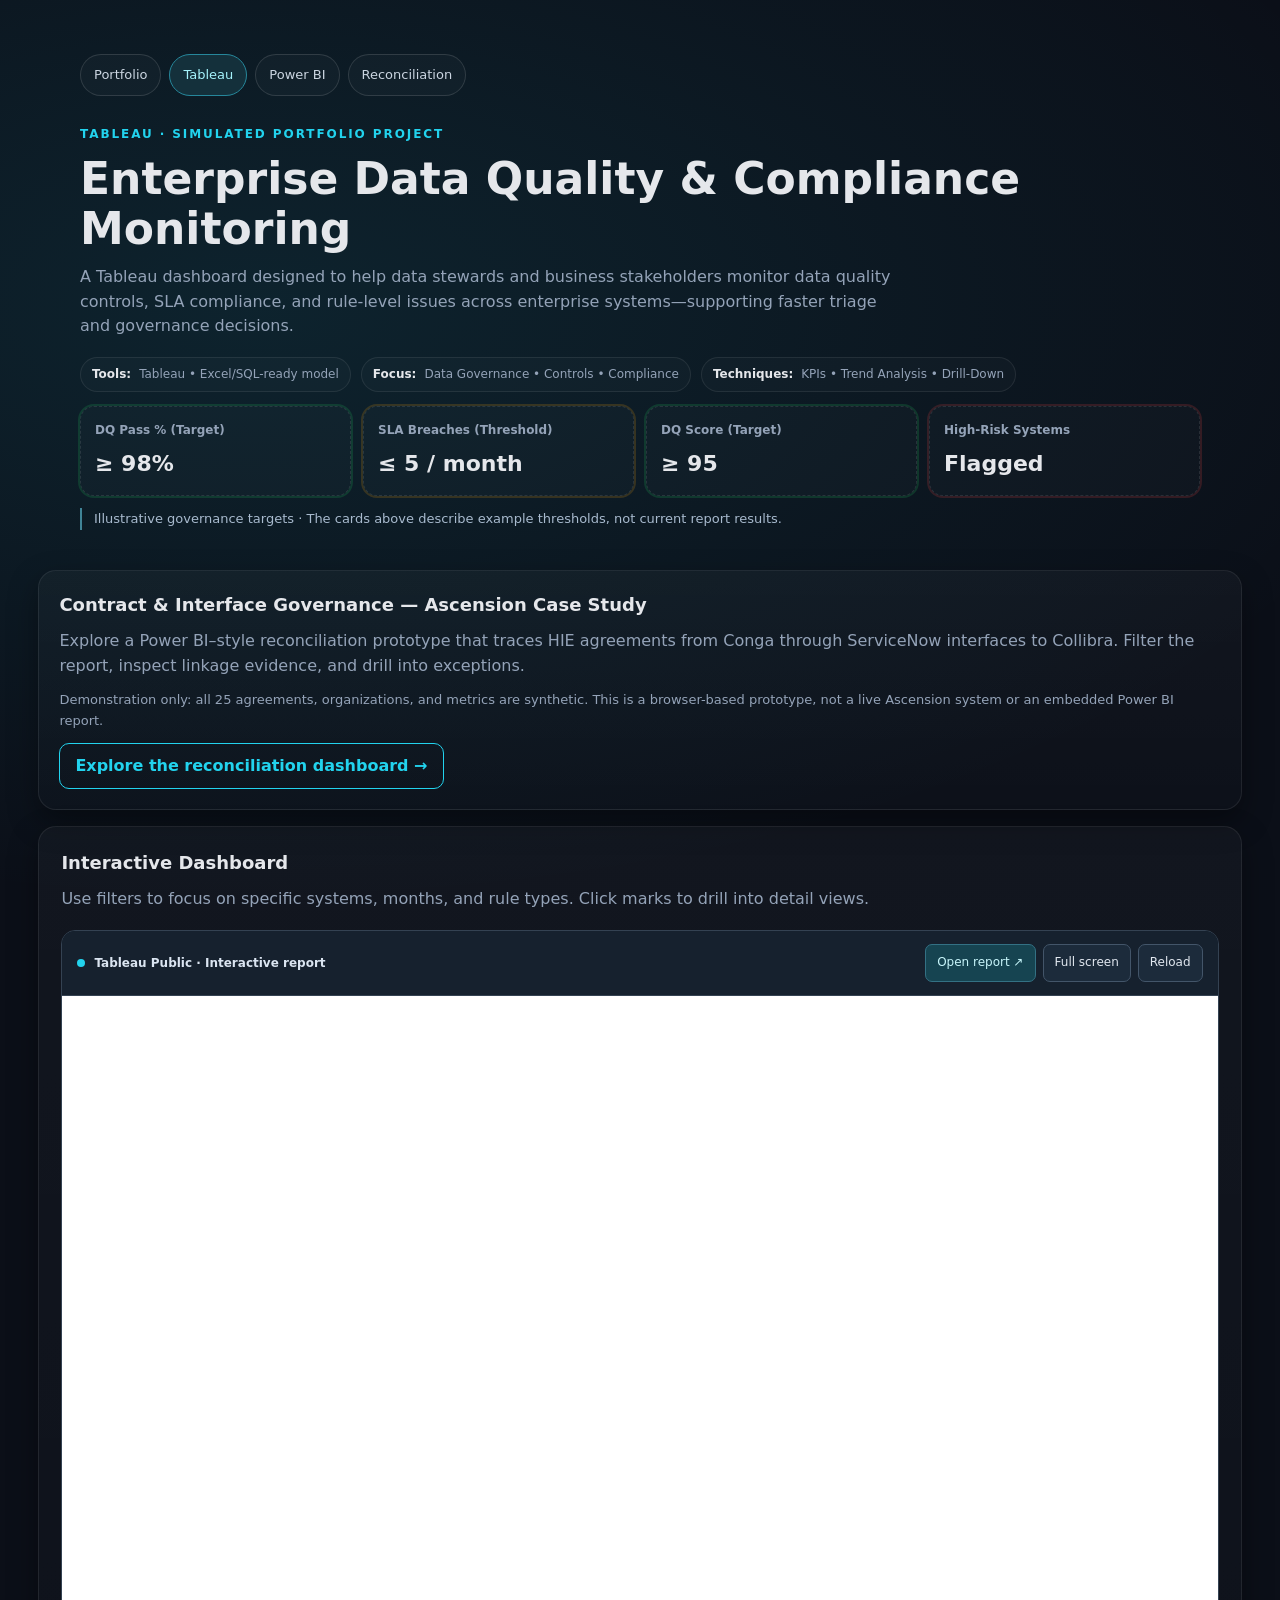
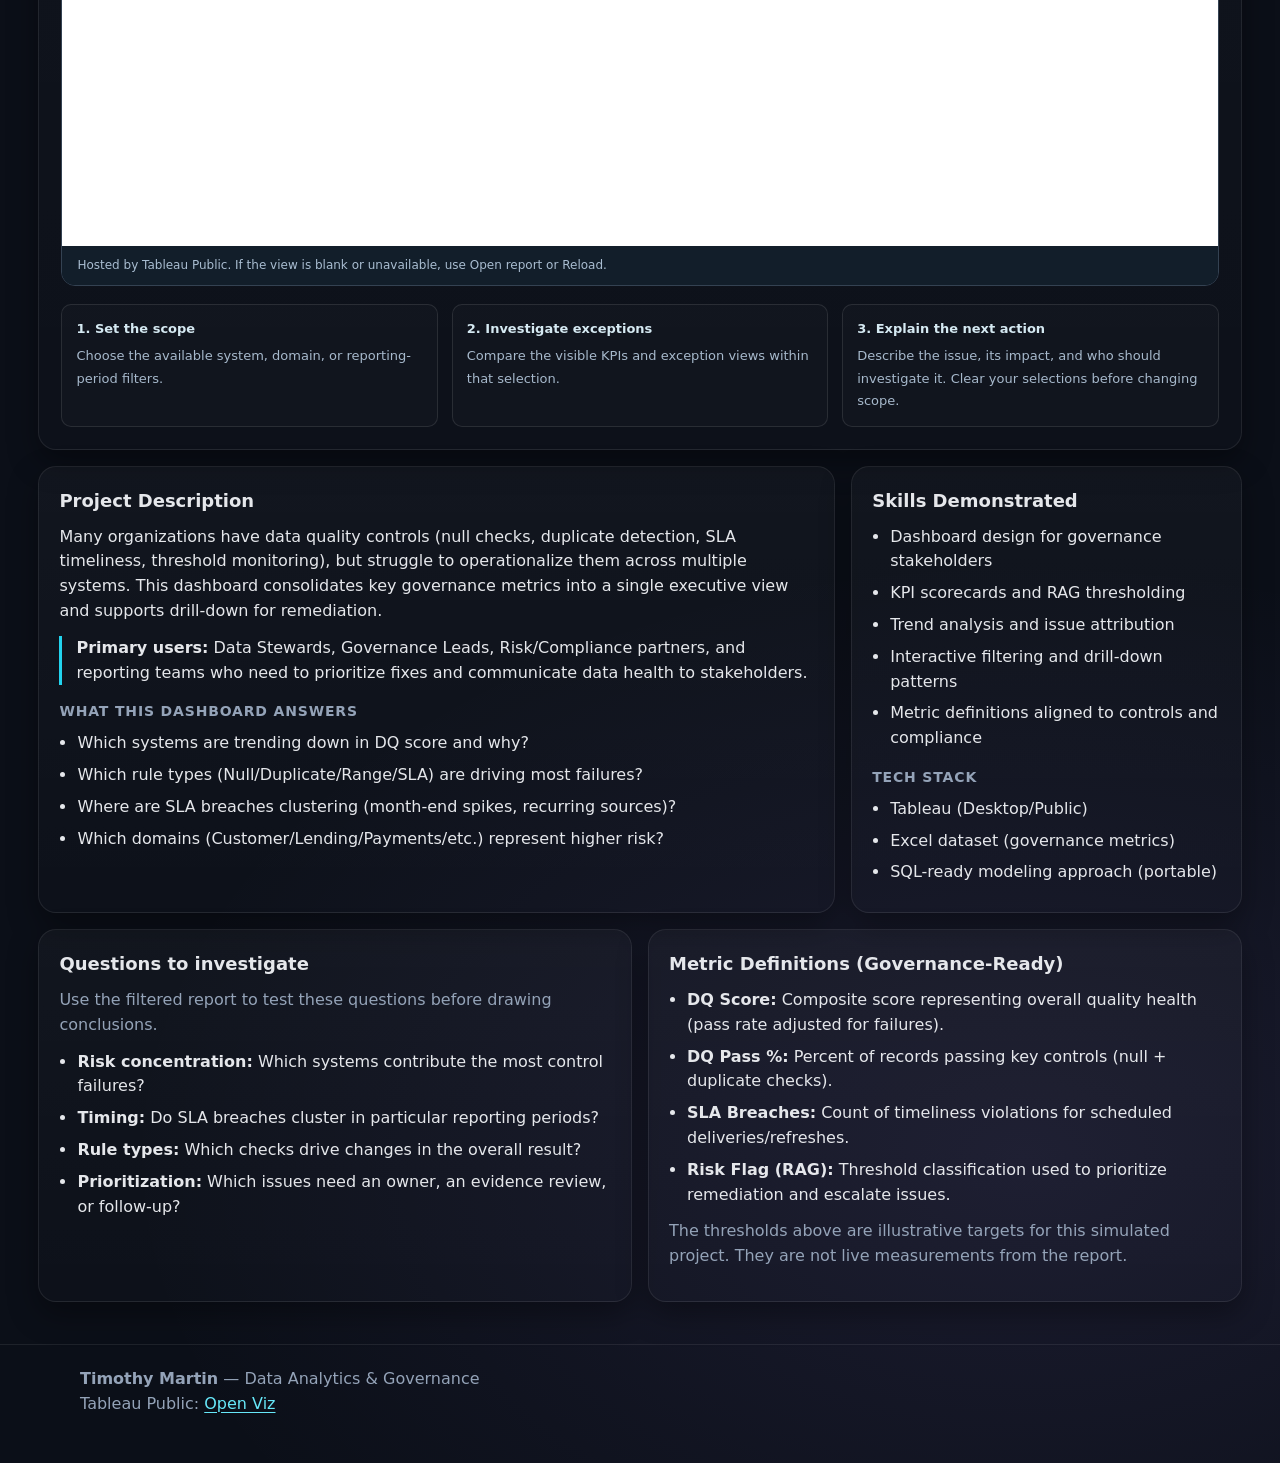
<file: index.html>
<!DOCTYPE html>
<html lang="en">
<head>
  <meta charset="UTF-8" />
  <meta name="viewport" content="width=device-width, initial-scale=1" />
  <title>Enterprise Data Quality & Compliance Monitoring | Timothy Martin</title>
  <meta name="description" content="Tableau dashboard portfolio project: data quality controls, SLA monitoring, and compliance governance metrics." />

  <style>
    :root{
      --bg:#0b0f18;
      --panel:#111827;
      --panel2:#0f172a;
      --text:#e5e7eb;
      --muted:#94a3b8;
      --border:rgba(255,255,255,.08);
      --shadow: 0 12px 30px rgba(0,0,0,.35);
      --radius:18px;
      --accent:#22d3ee;
      --accent2:#a78bfa;
      --ok:#22c55e;
      --warn:#f59e0b;
      --bad:#ef4444;
    }
    *{ box-sizing:border-box; }
    body{
      margin:0;
      font-family: ui-sans-serif, system-ui, -apple-system, Segoe UI, Roboto, Arial, sans-serif;
      background: radial-gradient(1200px 600px at 20% 10%, rgba(34,211,238,.10), transparent),
                  radial-gradient(900px 600px at 80% 90%, rgba(167,139,250,.10), transparent),
                  var(--bg);
      color:var(--text);
      line-height:1.55;
    }
    a{ color:inherit; }
    .container{ width:min(1120px, 92vw); margin:0 auto; }

    /* Header */
    header{ padding:54px 0 22px; }
    .eyebrow{
      display:inline-block;
      font-size:12px;
      letter-spacing:.16em;
      text-transform:uppercase;
      font-weight:800;
      color:var(--accent);
      margin-bottom:10px;
    }
    h1{ margin:0 0 10px; font-size:clamp(28px, 4vw, 44px); line-height:1.15; }
    .subtitle{ color:var(--muted); font-size:16px; margin:0; max-width:80ch; }

    .meta-row{
      margin-top:18px;
      display:flex;
      flex-wrap:wrap;
      gap:10px;
      align-items:center;
    }
    .chip{
      display:inline-flex;
      align-items:center;
      gap:8px;
      padding:7px 11px;
      border:1px solid var(--border);
      border-radius:999px;
      color:var(--muted);
      font-size:12px;
      background: rgba(255,255,255,.02);
    }
    .chip b{ color:var(--text); font-weight:700; }

    /* Grid */
    .grid{
      display:grid;
      grid-template-columns: repeat(12, 1fr);
      gap:16px;
      padding: 18px 0 42px;
    }
    .card{
      background: linear-gradient(180deg, rgba(255,255,255,.03), rgba(255,255,255,.01));
      border:1px solid var(--border);
      border-radius: var(--radius);
      box-shadow: var(--shadow);
    }
    .card .inner{ padding:20px; }

    h2{ margin:0 0 10px; font-size:18px; }
    h3{ margin:0 0 8px; font-size:14px; color:var(--muted); font-weight:800; letter-spacing:.06em; text-transform:uppercase; }
    p{ margin: 0 0 12px; }
    ul{ margin: 0; padding-left: 18px; color: var(--text); }
    li{ margin: 7px 0; color: var(--text); }
    .muted{ color: var(--muted); }

    /* KPI strip */
    .kpis{
      display:grid;
      grid-template-columns: repeat(4, 1fr);
      gap:12px;
      margin-top:14px;
    }
    .kpi{
      border:1px dashed rgba(255,255,255,.10);
      background: rgba(255,255,255,.02);
      border-radius:14px;
      padding:14px;
    }
    .kpi .label{ color:var(--muted); font-size:12px; font-weight:700; }
    .kpi .value{ margin-top:8px; font-size:22px; font-weight:900; }
    .kpi.ok{ outline: 2px solid rgba(34,197,94,.18); }
    .kpi.warn{ outline: 2px solid rgba(245,158,11,.18); }
    .kpi.bad{ outline: 2px solid rgba(239,68,68,.18); }

    /* Viz container */
    .viz-holder{
      position:relative;
      width:100%;
      aspect-ratio: 16 / 9;
      overflow:hidden;
      border-radius: var(--radius);
      border:1px solid var(--border);
      background: var(--panel2);
    }
    .tableauPlaceholder,
    .tableauPlaceholder object{
      width:100%;
      height:100%;
    }
    .viz-note{
      margin-top:10px;
      font-size:12px;
      color:var(--muted);
    }

    /* Sections layout */
    .span-12{ grid-column: span 12; }
    .span-8{ grid-column: span 8; }
    .span-6{ grid-column: span 6; }
    .span-4{ grid-column: span 4; }

    .callout{
      border-left: 3px solid var(--accent);
      padding-left: 14px;
      color: var(--text);
    }

    footer{
      padding: 22px 0 46px;
      color: var(--muted);
      border-top: 1px solid var(--border);
    }

    @media (max-width: 980px){
      .kpis{ grid-template-columns: repeat(2, 1fr); }
      .span-8, .span-6, .span-4{ grid-column: span 12; }
    }
  </style>
  <link rel="stylesheet" href="assets/reports.css">
  <script src="assets/reports.js" defer></script>
</head>

<body>
  <a class="skip-link" href="#main-content">Skip to content</a>
  <header class="container">
    <nav class="portfolio-nav" aria-label="Portfolio pages">
      <a href="index2.html">Portfolio</a>
      <a href="tableau.html" aria-current="page">Tableau</a>
      <a href="powerbi.html">Power BI</a>
      <a href="ascension-reconciliation/">Reconciliation</a>
    </nav>
    <div class="eyebrow">Tableau · Simulated portfolio project</div>
    <h1>Enterprise Data Quality & Compliance Monitoring</h1>
    <p class="subtitle">
      A Tableau dashboard designed to help data stewards and business stakeholders monitor data quality controls, SLA compliance,
      and rule-level issues across enterprise systems—supporting faster triage and governance decisions.
    </p>

    <div class="meta-row">
      <span class="chip"><b>Tools:</b> Tableau • Excel/SQL-ready model</span>
      <span class="chip"><b>Focus:</b> Data Governance • Controls • Compliance</span>
      <span class="chip"><b>Techniques:</b> KPIs • Trend Analysis • Drill-Down</span>
    </div>

    <!-- Optional KPI placeholders (your live values are in Tableau) -->
    <div class="kpis">
      <div class="kpi ok">
        <div class="label">DQ Pass % (Target)</div>
        <div class="value">≥ 98%</div>
      </div>
      <div class="kpi warn">
        <div class="label">SLA Breaches (Threshold)</div>
        <div class="value">≤ 5 / month</div>
      </div>
      <div class="kpi ok">
        <div class="label">DQ Score (Target)</div>
        <div class="value">≥ 95</div>
      </div>
      <div class="kpi bad">
        <div class="label">High-Risk Systems</div>
        <div class="value">Flagged</div>
      </div>
    </div>
    <p class="target-note">Illustrative governance targets · The cards above describe example thresholds, not current report results.</p>
  </header>

  <main class="container" id="main-content">
    <section class="grid">

      <!-- Ascension reconciliation prototype -->
      <article class="card span-12">
        <div class="inner">
          <h2>Contract &amp; Interface Governance — Ascension Case Study</h2>
          <p style="color:var(--muted);">
            Explore a Power BI–style reconciliation prototype that traces HIE agreements from Conga through
            ServiceNow interfaces to Collibra. Filter the report, inspect linkage evidence, and drill into exceptions.
          </p>
          <p style="color:var(--muted); font-size:13px;">
            Demonstration only: all 25 agreements, organizations, and metrics are synthetic. This is a browser-based
            prototype, not a live Ascension system or an embedded Power BI report.
          </p>
          <a href="ascension-reconciliation/" style="display:inline-block; padding:10px 15px; border:1px solid var(--accent); border-radius:10px; color:var(--accent); text-decoration:none; font-weight:700;">
            Explore the reconciliation dashboard &rarr;
          </a>
        </div>
      </article>


      <!-- Tableau Viz -->
      <article class="card span-12 report-card">
        <div class="inner">
          <h2>Interactive Dashboard</h2>
          <p class="muted">
            Use filters to focus on specific systems, months, and rule types. Click marks to drill into detail views.
          </p>

          <div class="report-shell" data-report data-provider="Tableau Public">
            <div class="report-toolbar">
              <span class="report-brand"><span class="report-dot" aria-hidden="true"></span>Tableau Public · Interactive report</span>
              <div class="report-actions">
                <a href="https://public.tableau.com/views/DataQualityControlsandCompliance3/Dashboard1" target="_blank" rel="noopener noreferrer" aria-label="Open this Tableau Public report in a new tab">Open report ↗</a>
                <button type="button" data-report-fullscreen aria-pressed="false" hidden>Full screen</button>
                <button type="button" data-report-reload hidden>Reload</button>
              </div>
            </div>
            <div class="report-viewport" tabindex="0" role="region" aria-label="Tableau Public report; scroll horizontally on small screens">
              <iframe title="Data Quality and Compliance Dashboard — Tableau Public" src="https://public.tableau.com/views/DataQualityControlsandCompliance3/Dashboard1?:embed=yes&amp;:showVizHome=no&amp;:tabs=no&amp;:toolbar=bottom" loading="lazy" allow="fullscreen" allowfullscreen></iframe>
            </div>
            <p class="report-status" data-report-status role="status">Hosted by Tableau Public. If the view is blank or unavailable, use Open report or Reload.</p>
          </div>
          <p class="narrow-hint">On a phone, swipe across the report to reach all visuals, or choose Open report for a separate tab.</p>
          <div class="report-steps" aria-label="Suggested report walkthrough">
            <div class="report-step"><b>1. Set the scope</b><p>Choose the available system, domain, or reporting-period filters.</p></div>
            <div class="report-step"><b>2. Investigate exceptions</b><p>Compare the visible KPIs and exception views within that selection.</p></div>
            <div class="report-step"><b>3. Explain the next action</b><p>Describe the issue, its impact, and who should investigate it. Clear your selections before changing scope.</p></div>
          </div>
        </div>
      </article>

      <!-- Project Description -->
      <article class="card span-8">
        <div class="inner">
          <h2>Project Description</h2>
          <p>
            Many organizations have data quality controls (null checks, duplicate detection, SLA timeliness, threshold monitoring),
            but struggle to operationalize them across multiple systems. This dashboard consolidates key governance metrics into a single
            executive view and supports drill-down for remediation.
          </p>

          <div class="callout">
            <p style="margin:0;">
              <b>Primary users:</b> Data Stewards, Governance Leads, Risk/Compliance partners, and reporting teams who need to
              prioritize fixes and communicate data health to stakeholders.
            </p>
          </div>

          <h3 style="margin-top:16px;">What this dashboard answers</h3>
          <ul>
            <li>Which systems are trending down in DQ score and why?</li>
            <li>Which rule types (Null/Duplicate/Range/SLA) are driving most failures?</li>
            <li>Where are SLA breaches clustering (month-end spikes, recurring sources)?</li>
            <li>Which domains (Customer/Lending/Payments/etc.) represent higher risk?</li>
          </ul>
        </div>
      </article>

      <!-- Skills / Tech Stack -->
      <aside class="card span-4">
        <div class="inner">
          <h2>Skills Demonstrated</h2>
          <ul>
            <li>Dashboard design for governance stakeholders</li>
            <li>KPI scorecards and RAG thresholding</li>
            <li>Trend analysis and issue attribution</li>
            <li>Interactive filtering and drill-down patterns</li>
            <li>Metric definitions aligned to controls and compliance</li>
          </ul>

          <h3 style="margin-top:16px;">Tech Stack</h3>
          <ul>
            <li>Tableau (Desktop/Public)</li>
            <li>Excel dataset (governance metrics)</li>
            <li>SQL-ready modeling approach (portable)</li>
          </ul>
        </div>
      </aside>

      <!-- Insights -->
      <article class="card span-6">
        <div class="inner">
          <h2>Questions to investigate</h2>
          <p style="color:var(--muted);">Use the filtered report to test these questions before drawing conclusions.</p>
          <ul>
            <li><b>Risk concentration:</b> Which systems contribute the most control failures?</li>
            <li><b>Timing:</b> Do SLA breaches cluster in particular reporting periods?</li>
            <li><b>Rule types:</b> Which checks drive changes in the overall result?</li>
            <li><b>Prioritization:</b> Which issues need an owner, an evidence review, or follow-up?</li>
          </ul>
        </div>
      </article>

      <!-- Data / Governance Definitions -->
      <article class="card span-6">
        <div class="inner">
          <h2>Metric Definitions (Governance-Ready)</h2>
          <ul>
            <li><b>DQ Score:</b> Composite score representing overall quality health (pass rate adjusted for failures).</li>
            <li><b>DQ Pass %:</b> Percent of records passing key controls (null + duplicate checks).</li>
            <li><b>SLA Breaches:</b> Count of timeliness violations for scheduled deliveries/refreshes.</li>
            <li><b>Risk Flag (RAG):</b> Threshold classification used to prioritize remediation and escalate issues.</li>
          </ul>
          <p class="muted" style="margin-top:12px;">
            The thresholds above are illustrative targets for this simulated project. They are not live measurements from the report.
          </p>
        </div>
      </article>

    </section>
  </main>

  <footer>
    <div class="container">
      <div><b>Timothy Martin</b> — Data Analytics & Governance</div>
      <div class="muted">Tableau Public: <a href="https://public.tableau.com/views/DataQualityControlsandCompliance3/Dashboard1" target="_blank" rel="noreferrer">Open Viz</a></div>
    </div>
  </footer>
</body>
</html>
</file>
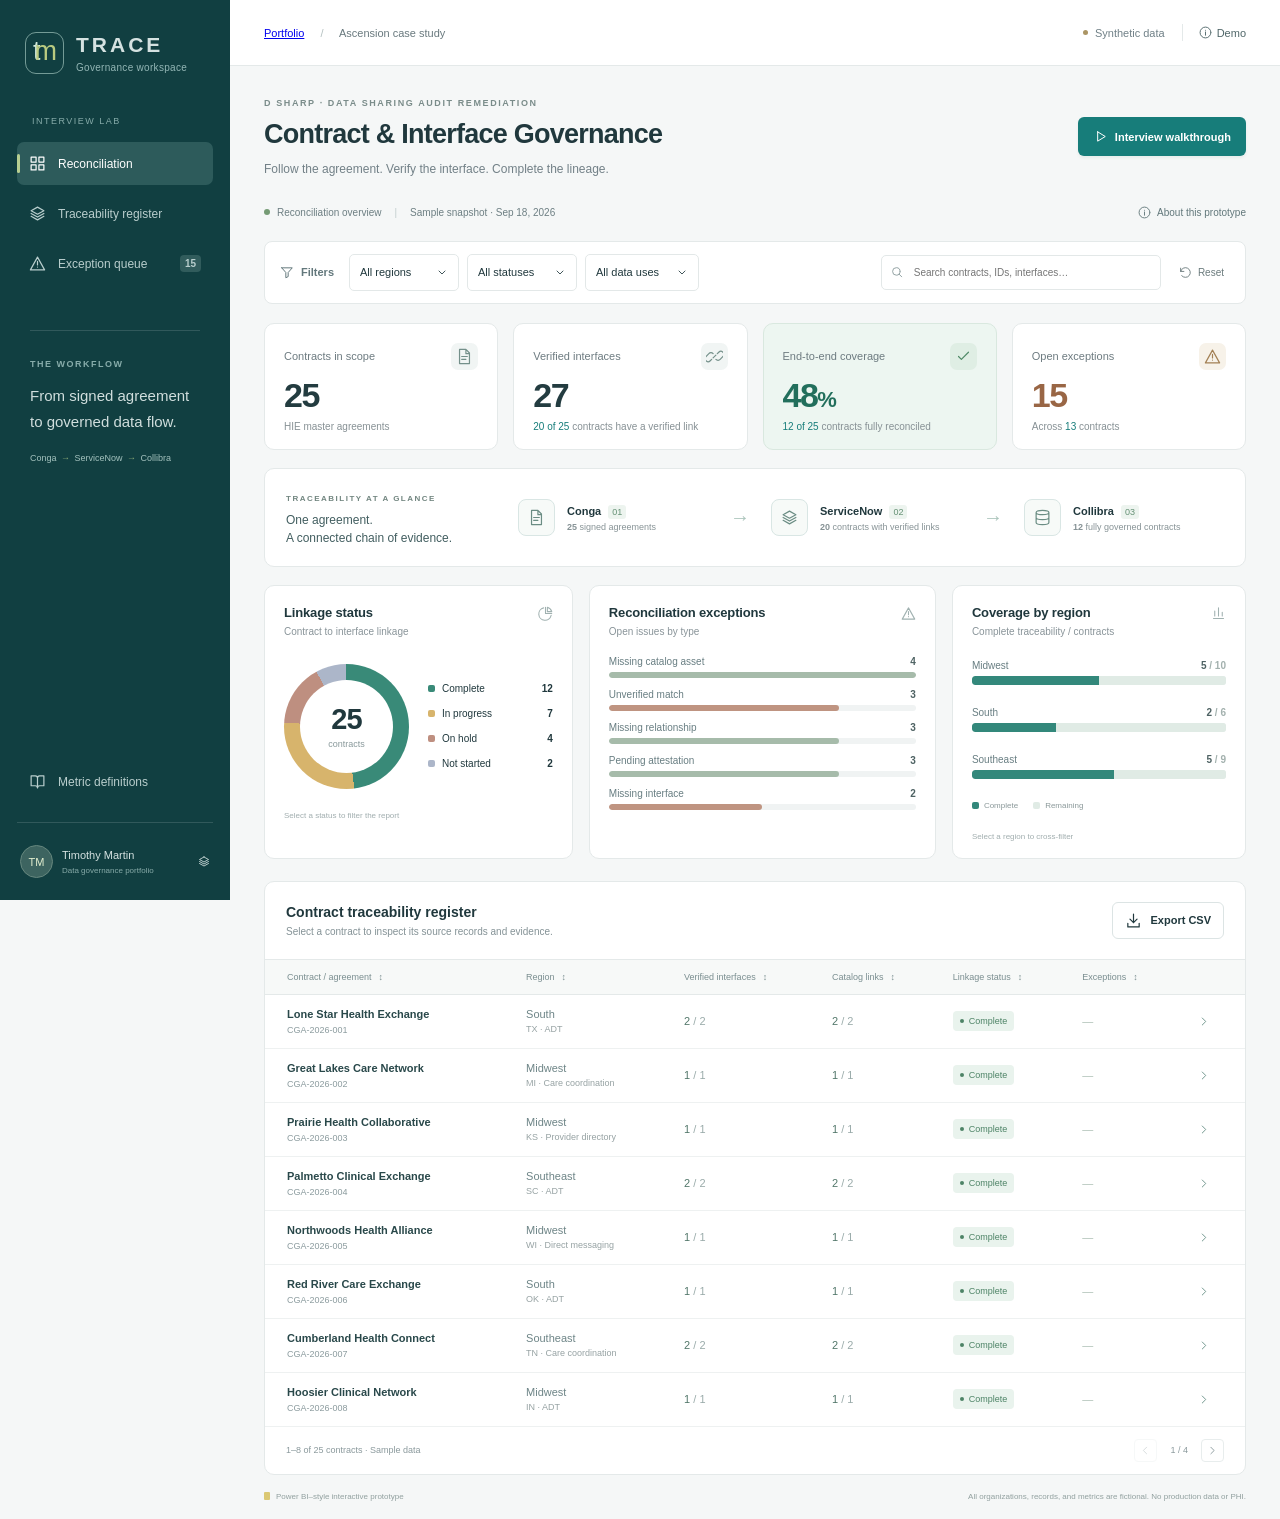
<file: ascension-reconciliation/index.html>
<!doctype html>
<html lang="en">
<head>
  <meta charset="utf-8"><meta name="viewport" content="width=device-width,initial-scale=1">
  <meta name="robots" content="noindex,nofollow"><meta name="theme-color" content="#113f41">
  <meta name="description" content="An interactive interview practice dashboard exploring synthetic contract-to-interface governance and reconciliation.">
  <title>Contract & Interface Governance · Interview Lab</title>
  <link rel="stylesheet" href="style.css">
</head>
<body>
 <aside class="sidebar">
  <div class="brand"><span class="brand-mark">t<span>m</span></span><div>TRACE<span>Governance workspace</span></div></div>
  <div class="workspace-label">INTERVIEW LAB</div>
  <nav aria-label="Report pages">
   <button class="nav-item active" data-nav="overview" aria-label="Reconciliation overview"><i data-icon="layout"></i><span>Reconciliation</span></button>
   <button class="nav-item" data-nav="traceability" aria-label="Traceability register"><i data-icon="layers"></i><span>Traceability register</span></button>
   <button class="nav-item" data-nav="exceptions" aria-label="Exception queue"><i data-icon="alert"></i><span>Exception queue</span><b id="nav-count"></b></button>
  </nav>
  <div class="sidebar-note"><span class="tiny-label">THE WORKFLOW</span><p>From signed agreement<br>to governed data flow.</p><div class="mini-flow">Conga <span>→</span> ServiceNow <span>→</span> Collibra</div></div>
  <button class="nav-item definitions" id="definitions"><i data-icon="book"></i><span>Metric definitions</span></button>
  <div class="profile"><div class="avatar">TM</div><div>Timothy Martin<span>Data governance portfolio</span></div><i data-icon="layers"></i></div>
 </aside>
 <div class="app-shell">
  <header class="topbar"><div class="breadcrumb"><a href="../">Portfolio</a> <span>/</span> Ascension case study</div><div class="topbar-right"><span class="sample-dot"></span> Synthetic data <span class="private"><i data-icon="info"></i> Demo</span></div></header>
  <main>
   <section class="heading"><div><div class="eyebrow">D SHARP · DATA SHARING AUDIT REMEDIATION</div><h1>Contract & Interface Governance</h1><p>Follow the agreement. Verify the interface. Complete the lineage.</p></div><button class="primary" id="walkthrough"><i data-icon="play"></i> Interview walkthrough</button></section>
   <div class="report-meta"><div><span class="live-dot"></span> Reconciliation overview <span class="meta-divider">|</span> <span>Sample snapshot · Sep 18, 2026</span></div><button class="text-button" id="about"><i data-icon="info"></i> About this prototype</button></div>
   <section class="filters" aria-label="Report filters"><div class="filter-label"><i data-icon="filter"></i> Filters</div><div id="filter-controls"></div><label class="search"><i data-icon="search"></i><input id="search" placeholder="Search contracts, IDs, interfaces…" aria-label="Search contracts, IDs, or interfaces"></label><button id="reset" class="reset"><i data-icon="reset"></i> Reset</button></section>
   <div id="active-filters" class="active-filters"></div>
   <div id="overview-section">
    <section id="kpis" class="kpis" aria-label="Key performance indicators"></section>
    <section class="path-summary panel" aria-label="Traceability stages"><div class="path-title"><span class="tiny-label">TRACEABILITY AT A GLANCE</span><p>One agreement.<br>A connected chain of evidence.</p></div><div id="stages" class="stages"></div></section>
    <section class="charts" aria-label="Interactive report visuals">
     <article class="panel chart-panel"><div class="panel-heading"><div><h2>Linkage status</h2><p>Contract to interface linkage</p></div><i data-icon="donut"></i></div><div id="status-chart"></div></article>
     <article class="panel chart-panel"><div class="panel-heading"><div><h2>Reconciliation exceptions</h2><p>Open issues by type</p></div><i data-icon="alert"></i></div><div id="exception-chart"></div></article>
     <article class="panel chart-panel"><div class="panel-heading"><div><h2>Coverage by region</h2><p>Complete traceability / contracts</p></div><i data-icon="bars"></i></div><div id="region-chart"></div></article>
    </section>
   </div>
   <section class="panel register" id="register-section"><div class="register-heading"><div><h2 id="register-title">Contract traceability register</h2><p id="register-description">Select a contract to inspect its source records and evidence.</p></div><button id="export" class="secondary"><i data-icon="download"></i> Export CSV</button></div><div class="table-scroll"><table><thead id="table-head"></thead><tbody id="table-body"></tbody></table></div><div class="table-footer"><span id="row-count" aria-live="polite"></span><div class="pagination"><button id="prev" aria-label="Previous page"><i data-icon="left"></i></button><span id="page-count"></span><button id="next" aria-label="Next page"><i data-icon="right"></i></button></div></div></section>
   <footer class="page-footer"><span><span class="yellow-square"></span> Power BI–style interactive prototype</span><span>All organizations, records, and metrics are fictional. No production data or PHI.</span></footer>
  </main>
 </div>
 <dialog id="detail" class="detail"><div id="detail-content"></div></dialog>
 <dialog id="info-dialog" class="info-dialog"><button class="icon-button modal-close" aria-label="Close dialog" id="close-info"><i data-icon="close"></i></button><div id="info-content"></div></dialog>
 <aside id="coach" class="coach" hidden aria-label="Interview walkthrough"><button class="icon-button" id="close-coach" aria-label="End walkthrough"><i data-icon="close"></i></button><div id="coach-content"></div><div class="coach-controls"><button id="coach-prev" class="text-button">Previous</button><div id="coach-dots"></div><button id="coach-next" class="primary">Next</button></div></aside>
 <div class="toast" role="status" id="toast"></div>
 <script type="module" src="app.js"></script>
</body>
</html>
</file>
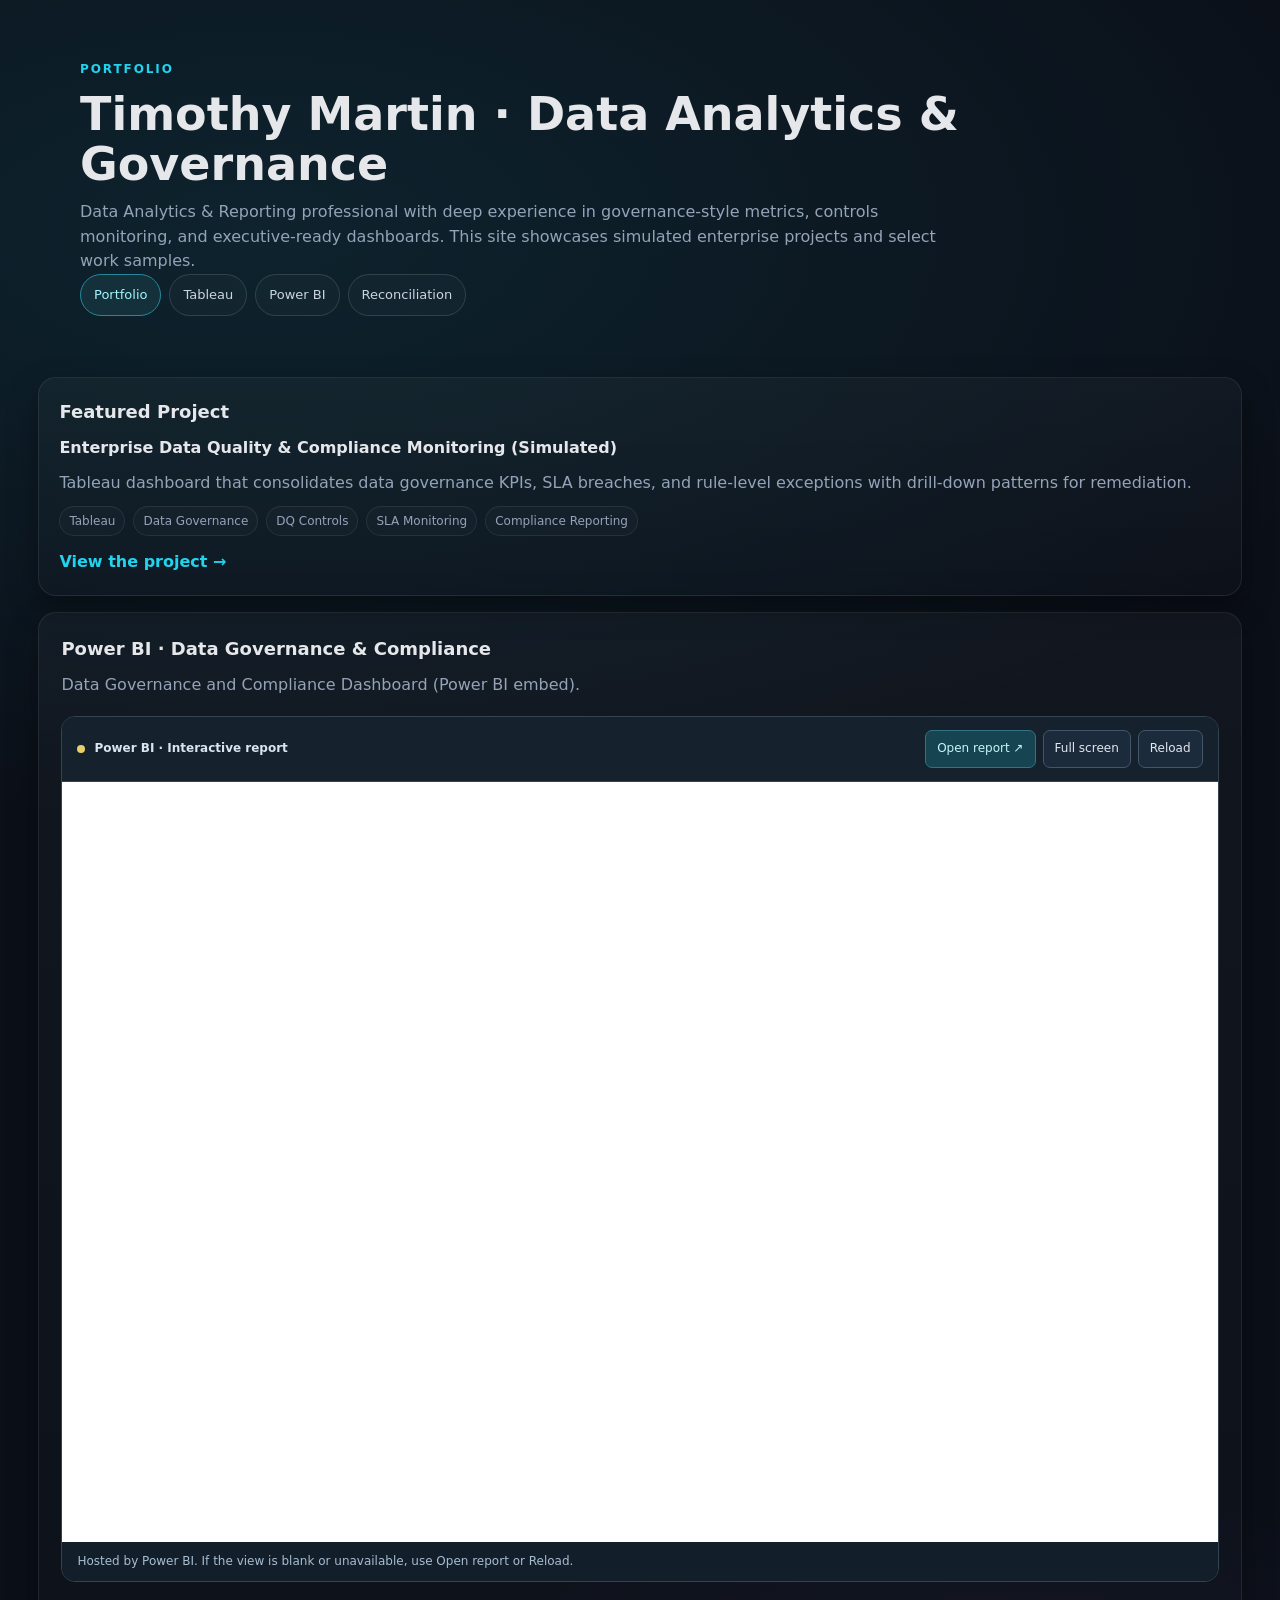
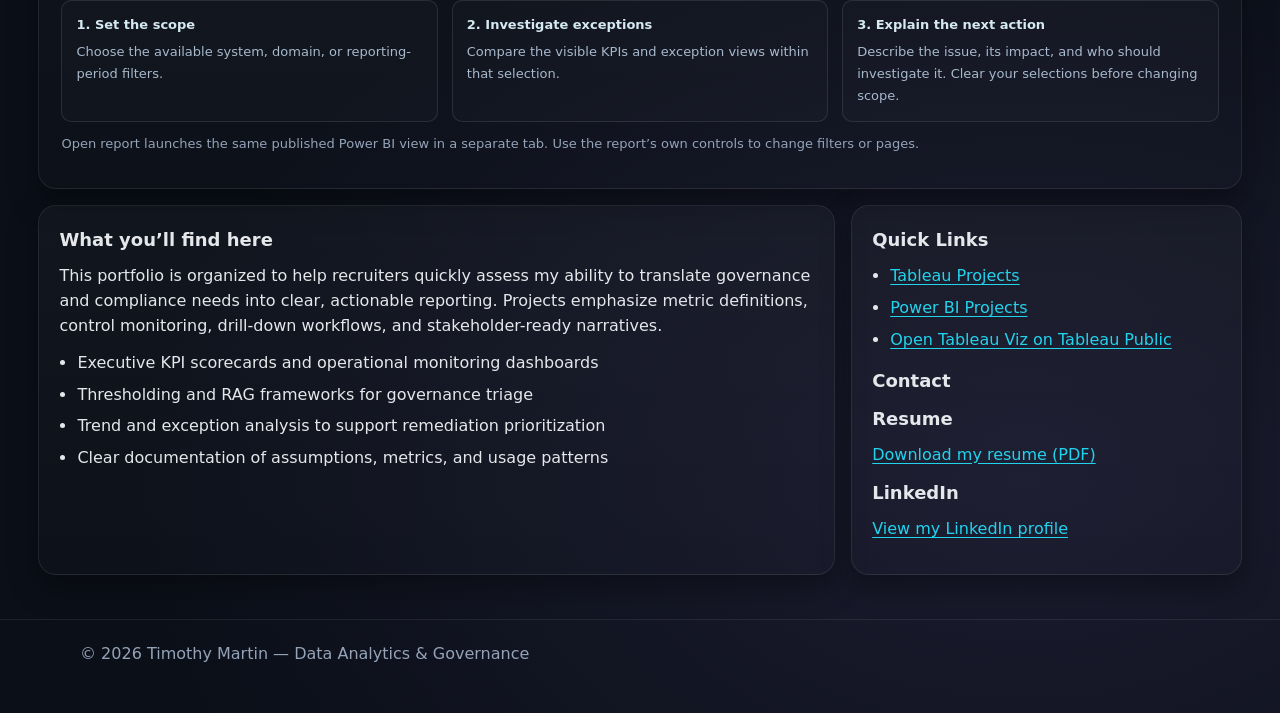
<file: index2.html>
<!DOCTYPE html>
<html lang="en">
<head>
  <meta charset="UTF-8" />
  <meta name="viewport" content="width=device-width, initial-scale=1" />
  <title>Timothy Martin | Data Analytics & Governance Portfolio</title>
  <meta name="description" content="Portfolio of data governance, Tableau, and Power BI work by Timothy Martin." />

  <style>
    :root{
      --bg:#0b0f18;
      --panel:#111827;
      --text:#e5e7eb;
      --muted:#94a3b8;
      --border:rgba(255,255,255,.08);
      --shadow: 0 12px 30px rgba(0,0,0,.35);
      --radius:18px;
      --accent:#22d3ee;
      --accent2:#a78bfa;
    }
    *{ box-sizing:border-box; }
    body{
      margin:0;
      font-family: system-ui, -apple-system, Segoe UI, Roboto, Arial, sans-serif;
      background: radial-gradient(1200px 600px at 20% 10%, rgba(34,211,238,.10), transparent),
                  radial-gradient(900px 600px at 80% 90%, rgba(167,139,250,.10), transparent),
                  var(--bg);
      color:var(--text);
      line-height:1.55;
    }
    .container{ width:min(1120px, 92vw); margin:0 auto; }
    header{ padding:56px 0 24px; }
    .eyebrow{
      display:inline-block;
      font-size:12px;
      letter-spacing:.16em;
      text-transform:uppercase;
      font-weight:800;
      color:var(--accent);
      margin-bottom:10px;
    }
    h1{ margin:0 0 10px; font-size:clamp(28px, 4vw, 46px); line-height:1.1; }
    .subtitle{ margin:0; color:var(--muted); max-width:85ch; }

    nav{
      margin-top:18px;
      display:flex;
      flex-wrap:wrap;
      gap:10px;
      align-items:center;
    }
    .pill{
      display:inline-block;
      padding:8px 12px;
      border-radius:999px;
      border:1px solid var(--border);
      background: rgba(255,255,255,.02);
      color:var(--text);
      text-decoration:none;
      font-size:13px;
    }

    .grid{
      display:grid;
      grid-template-columns: repeat(12, 1fr);
      gap:16px;
      padding: 12px 0 44px;
    }
    .card{
      background: linear-gradient(180deg, rgba(255,255,255,.03), rgba(255,255,255,.01));
      border:1px solid var(--border);
      border-radius: var(--radius);
      box-shadow: var(--shadow);
    }
    .card .inner{ padding:20px; }
    .span-12{ grid-column: span 12; }
    .span-8{ grid-column: span 8; }
    .span-4{ grid-column: span 4; }

    h2{ margin:0 0 10px; font-size:18px; }
    p{ margin:0 0 12px; }
    ul{ margin: 0; padding-left: 18px; }
    li{ margin: 7px 0; color: var(--text); }

    .project-link{
      display:flex;
      flex-direction:column;
      gap:10px;
      text-decoration:none;
      color:inherit;
    }
    .tagrow{ display:flex; flex-wrap:wrap; gap:8px; }
    .tag{
      font-size:12px;
      color:var(--muted);
      border:1px solid var(--border);
      padding:5px 9px;
      border-radius:999px;
      background: rgba(255,255,255,.02);
    }

    /* --- Power BI embed styling (added) --- */
    .embed-wrap{
      border: 1px solid var(--border);
      border-radius: 14px;
      overflow: hidden;
      background: rgba(0,0,0,.20);
    }
    .embed-wrap iframe{
      width: 100%;
      height: 640px; /* desktop default */
      border: 0;
      display:block;
    }
    @media (max-width: 980px){
      .span-8, .span-4{ grid-column: span 12; }
      .embed-wrap iframe{ height: 520px; } /* tablet/phone */
    }

    footer{
      padding: 22px 0 46px;
      color: var(--muted);
      border-top: 1px solid var(--border);
    }
  </style>
  <link rel="stylesheet" href="assets/reports.css">
  <script src="assets/reports.js" defer></script>
</head>

<body>
  <a class="skip-link" href="#main-content">Skip to content</a>
  <header class="container">
    <div class="eyebrow">Portfolio</div>
    <h1>Timothy Martin · Data Analytics &amp; Governance</h1>
    <p class="subtitle">
      Data Analytics & Reporting professional with deep experience in governance-style metrics, controls monitoring, and executive-ready dashboards.
      This site showcases simulated enterprise projects and select work samples.
    </p>

    <nav class="portfolio-nav" aria-label="Portfolio pages">
      <a href="index2.html" aria-current="page">Portfolio</a>
      <a href="tableau.html">Tableau</a>
      <a href="powerbi.html">Power BI</a>
      <a href="ascension-reconciliation/">Reconciliation</a>
    </nav>
  </header>

  <main class="container" id="main-content">
    <section class="grid">

      <!-- Featured Project -->
      <article class="card span-12">
        <div class="inner">
          <h2>Featured Project</h2>

          <a class="project-link" href="tableau.html">
            <div style="font-size:16px; font-weight:800;">
              Enterprise Data Quality & Compliance Monitoring (Simulated)
            </div>
            <div style="color:var(--muted);">
              Tableau dashboard that consolidates data governance KPIs, SLA breaches, and rule-level exceptions with drill-down patterns for remediation.
            </div>
            <div class="tagrow">
              <span class="tag">Tableau</span>
              <span class="tag">Data Governance</span>
              <span class="tag">DQ Controls</span>
              <span class="tag">SLA Monitoring</span>
              <span class="tag">Compliance Reporting</span>
            </div>
            <div style="margin-top:4px; color:var(--accent); font-weight:800;">
              View the project →
            </div>
          </a>
        </div>
      </article>

      <!-- Power BI Report -->
      <article class="card span-12 report-card">
        <div class="inner">
          <h2>Power BI · Data Governance &amp; Compliance</h2>
          <p style="color:var(--muted);">
            Data Governance and Compliance Dashboard (Power BI embed).
          </p>

          <div class="report-shell" data-report data-provider="Power BI">
            <div class="report-toolbar">
              <span class="report-brand"><span class="report-dot" aria-hidden="true"></span>Power BI · Interactive report</span>
              <div class="report-actions">
                <a href="https://app.powerbi.com/view?r=eyJrIjoiNTZjMDI4ODEtM2FhYy00ZDA3LWIyMzYtYWMzZjQ1NjU4ZGRiIiwidCI6IjY5YzJlZmQzLTI3ZTEtNGE1MC1hZmFiLWExMmE5NWU2OTFjNiIsImMiOjF9" target="_blank" rel="noopener noreferrer" aria-label="Open this Power BI report in a new tab">Open report ↗</a>
                <button type="button" data-report-fullscreen aria-pressed="false" hidden>Full screen</button>
                <button type="button" data-report-reload hidden>Reload</button>
              </div>
            </div>
            <div class="report-viewport" tabindex="0" role="region" aria-label="Power BI report; scroll horizontally on small screens">
              <iframe title="Data Quality and Compliance Dashboard — Power BI" src="https://app.powerbi.com/view?r=eyJrIjoiNTZjMDI4ODEtM2FhYy00ZDA3LWIyMzYtYWMzZjQ1NjU4ZGRiIiwidCI6IjY5YzJlZmQzLTI3ZTEtNGE1MC1hZmFiLWExMmE5NWU2OTFjNiIsImMiOjF9" loading="lazy" allow="fullscreen" allowfullscreen></iframe>
            </div>
            <p class="report-status" data-report-status role="status">Hosted by Power BI. If the view is blank or unavailable, use Open report or Reload.</p>
          </div>
          <p class="narrow-hint">On a phone, swipe across the report to reach all visuals, or choose Open report for a separate tab.</p>
          <div class="report-steps" aria-label="Suggested report walkthrough">
            <div class="report-step"><b>1. Set the scope</b><p>Choose the available system, domain, or reporting-period filters.</p></div>
            <div class="report-step"><b>2. Investigate exceptions</b><p>Compare the visible KPIs and exception views within that selection.</p></div>
            <div class="report-step"><b>3. Explain the next action</b><p>Describe the issue, its impact, and who should investigate it. Clear your selections before changing scope.</p></div>
          </div>

          <p style="margin-top:12px; color:var(--muted); font-size:13px;">
            Open report launches the same published Power BI view in a separate tab. Use the report’s own controls to change filters or pages.
          </p>
        </div>
      </article>

      <!-- About -->
      <article class="card span-8">
        <div class="inner">
          <h2>What you’ll find here</h2>
          <p>
            This portfolio is organized to help recruiters quickly assess my ability to translate governance and compliance needs into clear,
            actionable reporting. Projects emphasize metric definitions, control monitoring, drill-down workflows, and stakeholder-ready narratives.
          </p>
          <ul>
            <li>Executive KPI scorecards and operational monitoring dashboards</li>
            <li>Thresholding and RAG frameworks for governance triage</li>
            <li>Trend and exception analysis to support remediation prioritization</li>
            <li>Clear documentation of assumptions, metrics, and usage patterns</li>
          </ul>
        </div>
      </article>

      <!-- Quick Links -->
      <aside class="card span-4">
        <div class="inner">
          <h2>Quick Links</h2>
          <ul>
            <li><a href="tableau.html">Tableau Projects</a></li>
            <li><a href="powerbi.html">Power BI Projects</a></li>
            <li><a href="https://public.tableau.com/views/DataQualityControlsandCompliance3/Dashboard1" target="_blank" rel="noreferrer">Open Tableau Viz on Tableau Public</a></li>
          </ul>

          <div id="contact" style="margin-top:14px;">
            <h2>Contact</h2>

            <section id="resume">
              <h2>Resume</h2>
              <p>
                <a href="resume.pdf" target="_blank" rel="noopener">Download my resume (PDF)</a>
              </p>

              <h2>LinkedIn</h2>
              <p>
                <a href="https://www.linkedin.com/in/timalexmartin/" target="_blank" rel="noopener">View my LinkedIn profile</a>
              </p>
            </section>

          </div>
        </div>
      </aside>

    </section>
  </main>

  <footer>
    <div class="container">
      © <script>document.write(new Date().getFullYear())</script> Timothy Martin — Data Analytics & Governance
    </div>
  </footer>
</body>

</html>
</file>
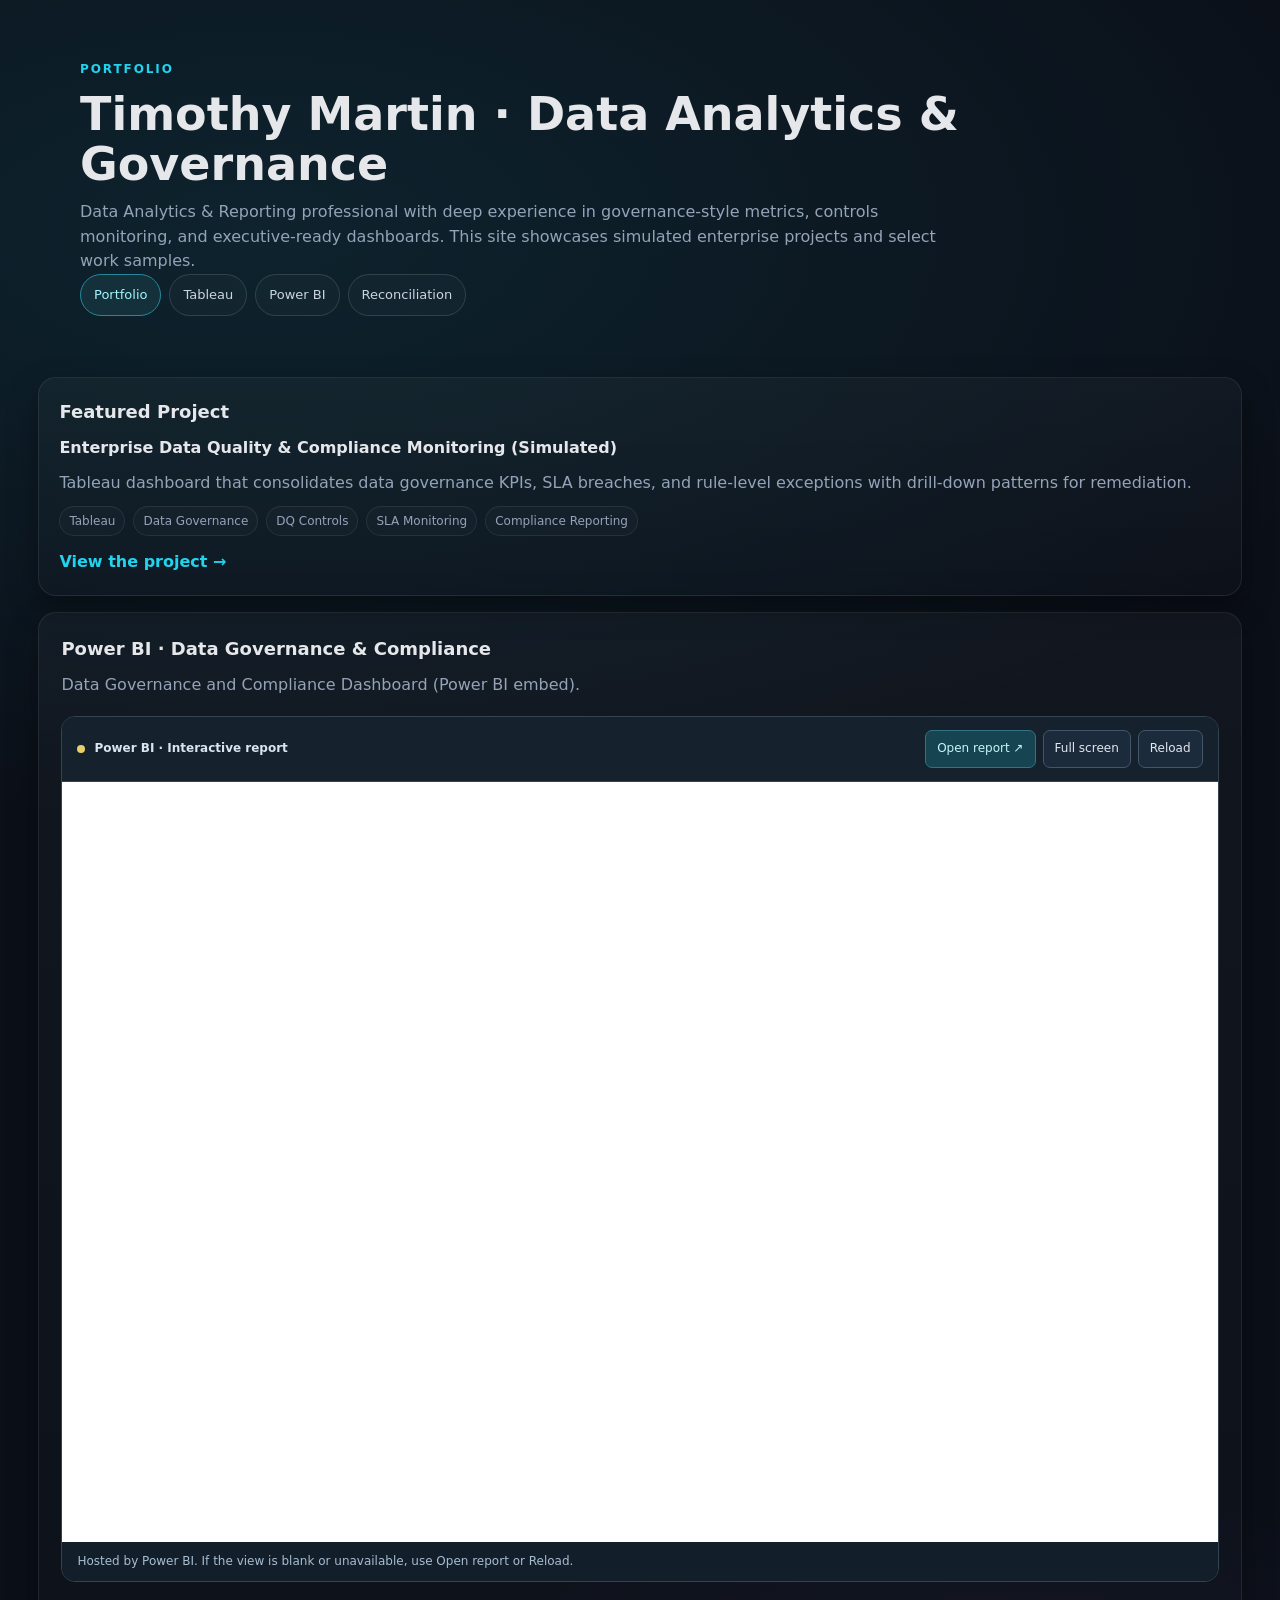
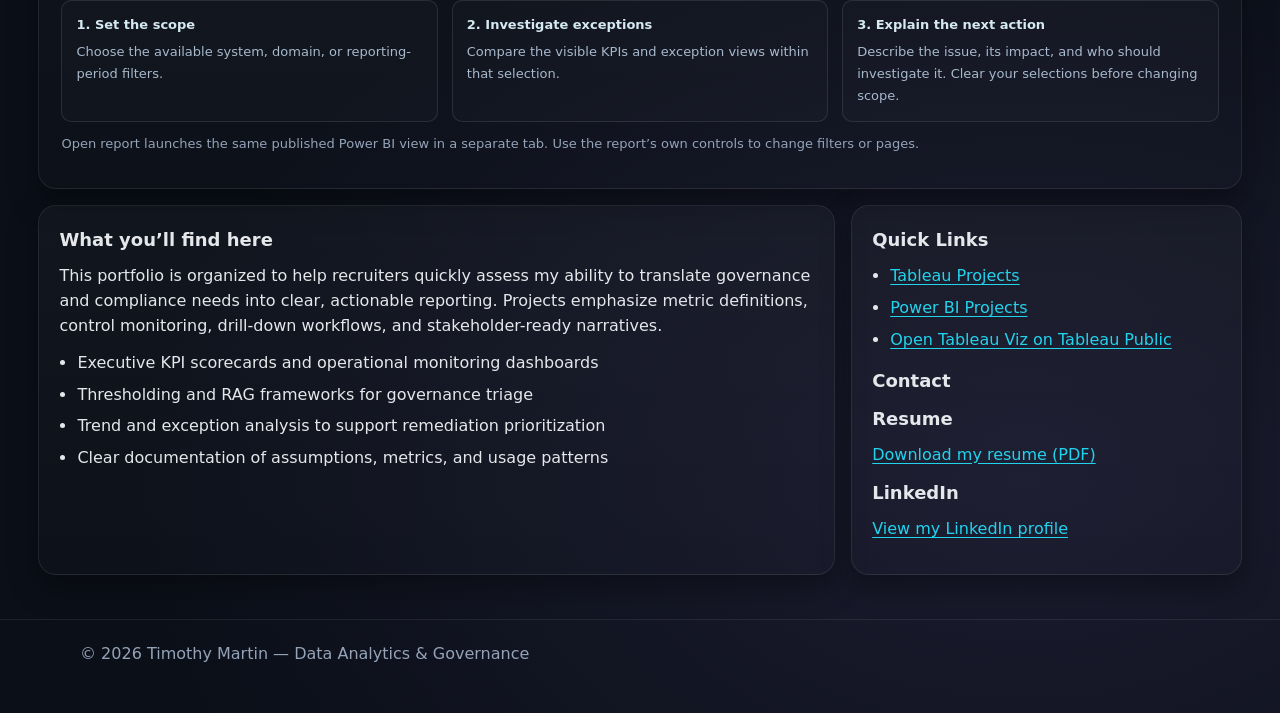
<file: index3.html>
<!DOCTYPE html>
<html lang="en">
<head>
  <meta charset="UTF-8" />
  <meta name="viewport" content="width=device-width, initial-scale=1" />
  <title>Timothy Martin | Data Analytics & Governance Portfolio</title>
  <meta name="description" content="Portfolio of data governance, Tableau, and Power BI work by Timothy Martin." />

  <style>
    :root{
      --bg:#0b0f18;
      --panel:#111827;
      --text:#e5e7eb;
      --muted:#94a3b8;
      --border:rgba(255,255,255,.08);
      --shadow: 0 12px 30px rgba(0,0,0,.35);
      --radius:18px;
      --accent:#22d3ee;
      --accent2:#a78bfa;
    }
    *{ box-sizing:border-box; }
    body{
      margin:0;
      font-family: system-ui, -apple-system, Segoe UI, Roboto, Arial, sans-serif;
      background: radial-gradient(1200px 600px at 20% 10%, rgba(34,211,238,.10), transparent),
                  radial-gradient(900px 600px at 80% 90%, rgba(167,139,250,.10), transparent),
                  var(--bg);
      color:var(--text);
      line-height:1.55;
    }
    .container{ width:min(1120px, 92vw); margin:0 auto; }
    header{ padding:56px 0 24px; }
    .eyebrow{
      display:inline-block;
      font-size:12px;
      letter-spacing:.16em;
      text-transform:uppercase;
      font-weight:800;
      color:var(--accent);
      margin-bottom:10px;
    }
    h1{ margin:0 0 10px; font-size:clamp(28px, 4vw, 46px); line-height:1.1; }
    .subtitle{ margin:0; color:var(--muted); max-width:85ch; }

    nav{
      margin-top:18px;
      display:flex;
      flex-wrap:wrap;
      gap:10px;
      align-items:center;
    }
    .pill{
      display:inline-block;
      padding:8px 12px;
      border-radius:999px;
      border:1px solid var(--border);
      background: rgba(255,255,255,.02);
      color:var(--text);
      text-decoration:none;
      font-size:13px;
    }

    .grid{
      display:grid;
      grid-template-columns: repeat(12, 1fr);
      gap:16px;
      padding: 12px 0 44px;
    }
    .card{
      background: linear-gradient(180deg, rgba(255,255,255,.03), rgba(255,255,255,.01));
      border:1px solid var(--border);
      border-radius: var(--radius);
      box-shadow: var(--shadow);
    }
    .card .inner{ padding:20px; }
    .span-12{ grid-column: span 12; }
    .span-8{ grid-column: span 8; }
    .span-4{ grid-column: span 4; }

    h2{ margin:0 0 10px; font-size:18px; }
    p{ margin:0 0 12px; }
    ul{ margin: 0; padding-left: 18px; }
    li{ margin: 7px 0; color: var(--text); }

    .project-link{
      display:flex;
      flex-direction:column;
      gap:10px;
      text-decoration:none;
      color:inherit;
    }
    .tagrow{ display:flex; flex-wrap:wrap; gap:8px; }
    .tag{
      font-size:12px;
      color:var(--muted);
      border:1px solid var(--border);
      padding:5px 9px;
      border-radius:999px;
      background: rgba(255,255,255,.02);
    }

    /* --- Power BI embed styling (added) --- */
    .embed-wrap{
      border: 1px solid var(--border);
      border-radius: 14px;
      overflow: hidden;
      background: rgba(0,0,0,.20);
    }
    .embed-wrap iframe{
      width: 100%;
      height: 640px; /* desktop default */
      border: 0;
      display:block;
    }
    @media (max-width: 980px){
      .span-8, .span-4{ grid-column: span 12; }
      .embed-wrap iframe{ height: 520px; } /* tablet/phone */
    }

    footer{
      padding: 22px 0 46px;
      color: var(--muted);
      border-top: 1px solid var(--border);
    }
  </style>
  <link rel="stylesheet" href="assets/reports.css">
  <script src="assets/reports.js" defer></script>
</head>

<body>
  <a class="skip-link" href="#main-content">Skip to content</a>
  <header class="container">
    <div class="eyebrow">Portfolio</div>
    <h1>Timothy Martin · Data Analytics &amp; Governance</h1>
    <p class="subtitle">
      Data Analytics & Reporting professional with deep experience in governance-style metrics, controls monitoring, and executive-ready dashboards.
      This site showcases simulated enterprise projects and select work samples.
    </p>

    <nav class="portfolio-nav" aria-label="Portfolio pages">
      <a href="index2.html" aria-current="page">Portfolio</a>
      <a href="tableau.html">Tableau</a>
      <a href="powerbi.html">Power BI</a>
      <a href="ascension-reconciliation/">Reconciliation</a>
    </nav>
  </header>

  <main class="container" id="main-content">
    <section class="grid">

      <!-- Featured Project -->
      <article class="card span-12">
        <div class="inner">
          <h2>Featured Project</h2>

          <a class="project-link" href="tableau.html">
            <div style="font-size:16px; font-weight:800;">
              Enterprise Data Quality & Compliance Monitoring (Simulated)
            </div>
            <div style="color:var(--muted);">
              Tableau dashboard that consolidates data governance KPIs, SLA breaches, and rule-level exceptions with drill-down patterns for remediation.
            </div>
            <div class="tagrow">
              <span class="tag">Tableau</span>
              <span class="tag">Data Governance</span>
              <span class="tag">DQ Controls</span>
              <span class="tag">SLA Monitoring</span>
              <span class="tag">Compliance Reporting</span>
            </div>
            <div style="margin-top:4px; color:var(--accent); font-weight:800;">
              View the project →
            </div>
          </a>
        </div>
      </article>

      <!-- Power BI Report -->
      <article class="card span-12 report-card">
        <div class="inner">
          <h2>Power BI · Data Governance &amp; Compliance</h2>
          <p style="color:var(--muted);">
            Data Governance and Compliance Dashboard (Power BI embed).
          </p>

          <div class="report-shell" data-report data-provider="Power BI">
            <div class="report-toolbar">
              <span class="report-brand"><span class="report-dot" aria-hidden="true"></span>Power BI · Interactive report</span>
              <div class="report-actions">
                <a href="https://app.powerbi.com/view?r=eyJrIjoiNTZjMDI4ODEtM2FhYy00ZDA3LWIyMzYtYWMzZjQ1NjU4ZGRiIiwidCI6IjY5YzJlZmQzLTI3ZTEtNGE1MC1hZmFiLWExMmE5NWU2OTFjNiIsImMiOjF9" target="_blank" rel="noopener noreferrer" aria-label="Open this Power BI report in a new tab">Open report ↗</a>
                <button type="button" data-report-fullscreen aria-pressed="false" hidden>Full screen</button>
                <button type="button" data-report-reload hidden>Reload</button>
              </div>
            </div>
            <div class="report-viewport" tabindex="0" role="region" aria-label="Power BI report; scroll horizontally on small screens">
              <iframe title="Data Quality and Compliance Dashboard — Power BI" src="https://app.powerbi.com/view?r=eyJrIjoiNTZjMDI4ODEtM2FhYy00ZDA3LWIyMzYtYWMzZjQ1NjU4ZGRiIiwidCI6IjY5YzJlZmQzLTI3ZTEtNGE1MC1hZmFiLWExMmE5NWU2OTFjNiIsImMiOjF9" loading="lazy" allow="fullscreen" allowfullscreen></iframe>
            </div>
            <p class="report-status" data-report-status role="status">Hosted by Power BI. If the view is blank or unavailable, use Open report or Reload.</p>
          </div>
          <p class="narrow-hint">On a phone, swipe across the report to reach all visuals, or choose Open report for a separate tab.</p>
          <div class="report-steps" aria-label="Suggested report walkthrough">
            <div class="report-step"><b>1. Set the scope</b><p>Choose the available system, domain, or reporting-period filters.</p></div>
            <div class="report-step"><b>2. Investigate exceptions</b><p>Compare the visible KPIs and exception views within that selection.</p></div>
            <div class="report-step"><b>3. Explain the next action</b><p>Describe the issue, its impact, and who should investigate it. Clear your selections before changing scope.</p></div>
          </div>

          <p style="margin-top:12px; color:var(--muted); font-size:13px;">
            Open report launches the same published Power BI view in a separate tab. Use the report’s own controls to change filters or pages.
          </p>
        </div>
      </article>

      <!-- About -->
      <article class="card span-8">
        <div class="inner">
          <h2>What you’ll find here</h2>
          <p>
            This portfolio is organized to help recruiters quickly assess my ability to translate governance and compliance needs into clear,
            actionable reporting. Projects emphasize metric definitions, control monitoring, drill-down workflows, and stakeholder-ready narratives.
          </p>
          <ul>
            <li>Executive KPI scorecards and operational monitoring dashboards</li>
            <li>Thresholding and RAG frameworks for governance triage</li>
            <li>Trend and exception analysis to support remediation prioritization</li>
            <li>Clear documentation of assumptions, metrics, and usage patterns</li>
          </ul>
        </div>
      </article>

      <!-- Quick Links -->
      <aside class="card span-4">
        <div class="inner">
          <h2>Quick Links</h2>
          <ul>
            <li><a href="tableau.html">Tableau Projects</a></li>
            <li><a href="powerbi.html">Power BI Projects</a></li>
            <li><a href="https://public.tableau.com/views/DataQualityControlsandCompliance3/Dashboard1" target="_blank" rel="noreferrer">Open Tableau Viz on Tableau Public</a></li>
          </ul>

          <div id="contact" style="margin-top:14px;">
            <h2>Contact</h2>

            <section id="resume">
              <h2>Resume</h2>
              <p>
                <a href="resume.pdf" target="_blank" rel="noopener">Download my resume (PDF)</a>
              </p>

              <h2>LinkedIn</h2>
              <p>
                <a href="https://www.linkedin.com/in/timalexmartin/" target="_blank" rel="noopener">View my LinkedIn profile</a>
              </p>
            </section>

          </div>
        </div>
      </aside>

    </section>
  </main>

  <footer>
    <div class="container">
      © <script>document.write(new Date().getFullYear())</script> Timothy Martin — Data Analytics & Governance
    </div>
  </footer>
</body>

</html>
</file>
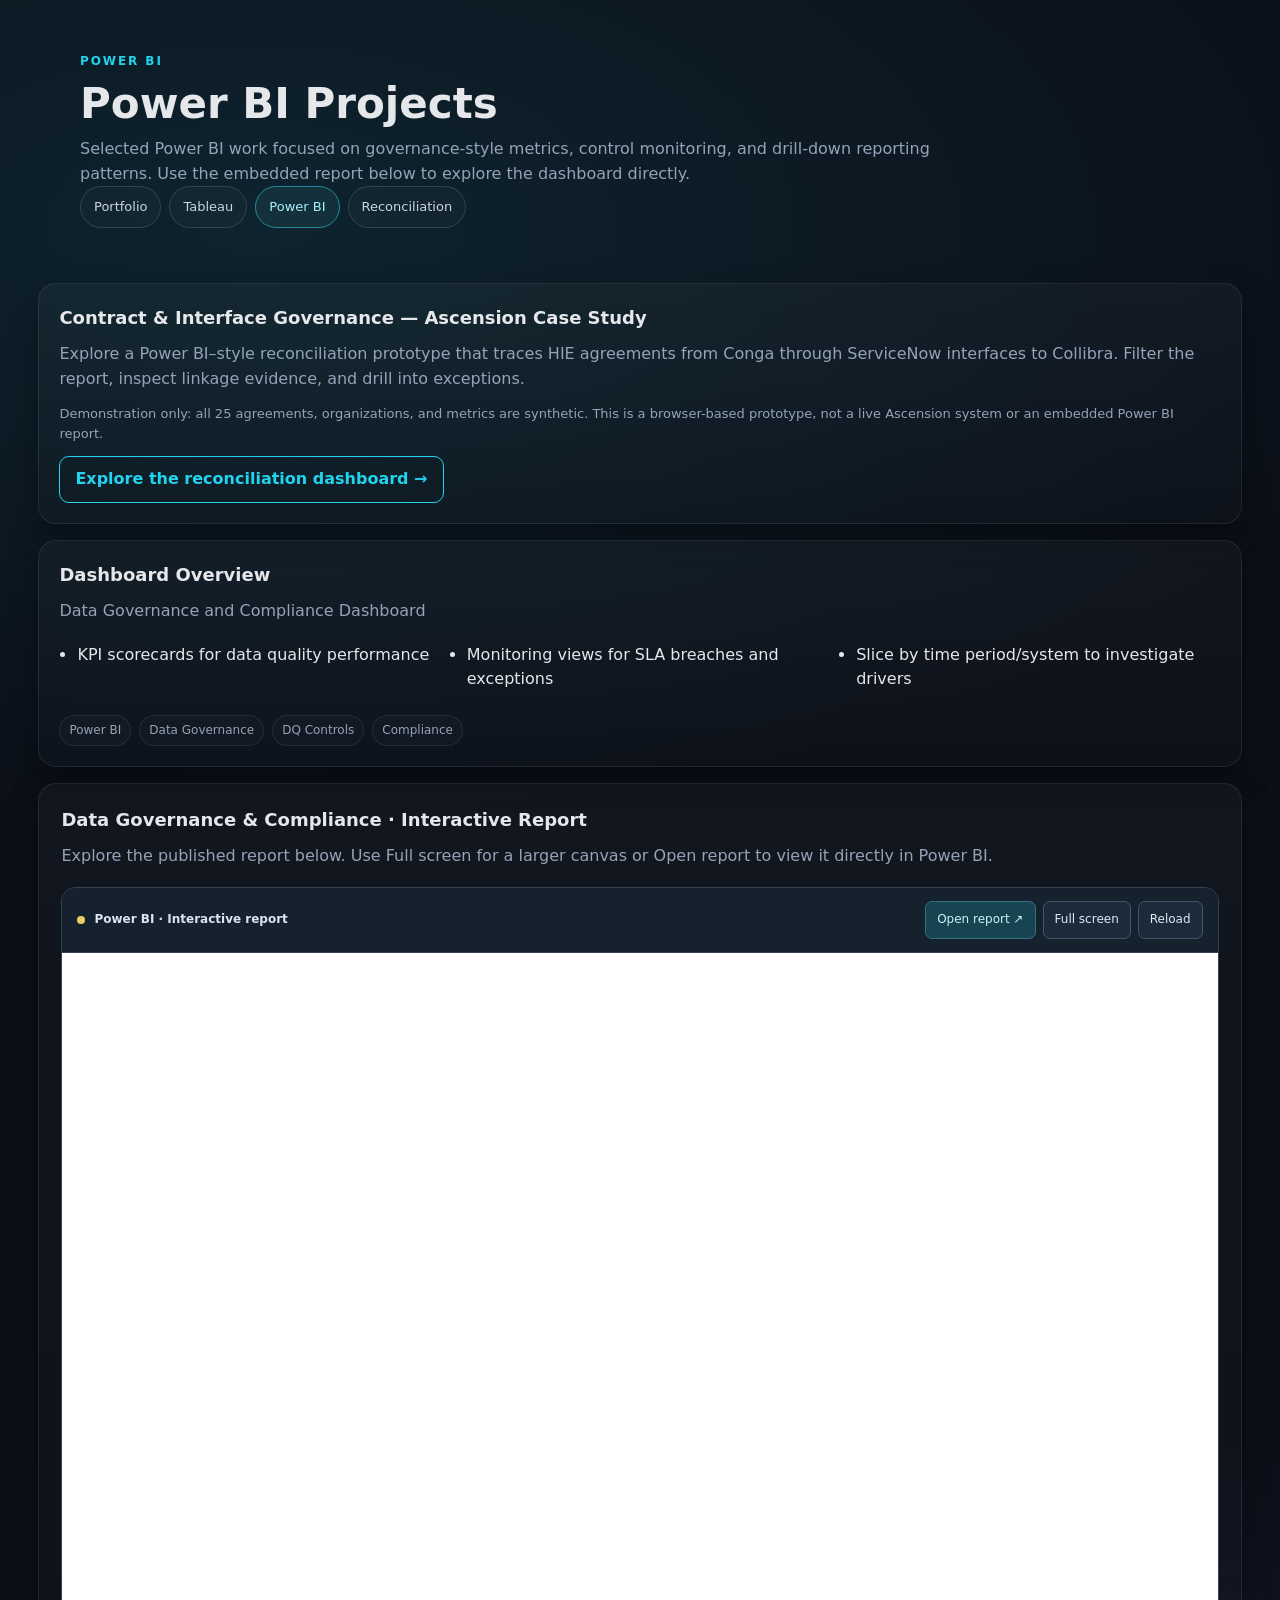
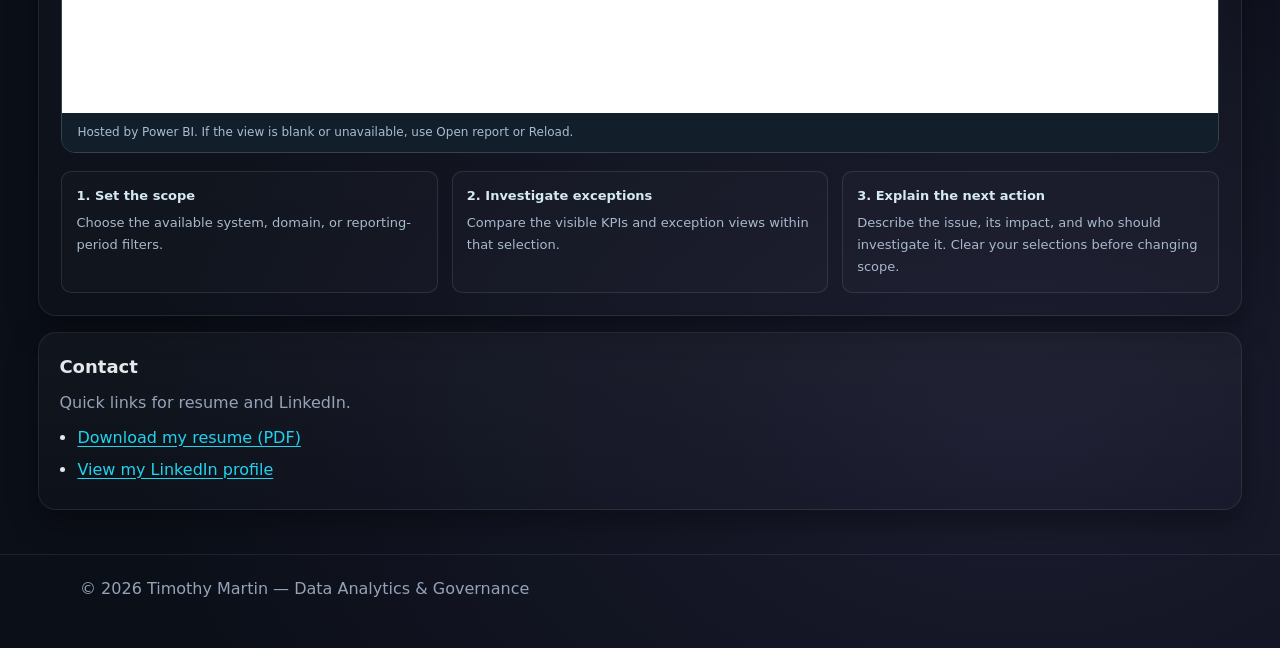
<file: powerbi.html>
<!DOCTYPE html>
<html lang="en">
<head>
  <meta charset="UTF-8" />
  <meta name="viewport" content="width=device-width, initial-scale=1" />
  <title>Power BI Projects | Timothy Martin</title>
  <meta name="description" content="Power BI dashboards and governance-style reporting work by Timothy Martin." />

  <style>
    :root{
      --bg:#0b0f18;
      --panel:#111827;
      --text:#e5e7eb;
      --muted:#94a3b8;
      --border:rgba(255,255,255,.08);
      --shadow: 0 12px 30px rgba(0,0,0,.35);
      --radius:18px;
      --accent:#22d3ee;
      --accent2:#a78bfa;
    }
    *{ box-sizing:border-box; }
    body{
      margin:0;
      font-family: system-ui, -apple-system, Segoe UI, Roboto, Arial, sans-serif;
      background: radial-gradient(1200px 600px at 20% 10%, rgba(34,211,238,.10), transparent),
                  radial-gradient(900px 600px at 80% 90%, rgba(167,139,250,.10), transparent),
                  var(--bg);
      color:var(--text);
      line-height:1.55;
    }
    .container{ width:min(1120px, 92vw); margin:0 auto; }
    header{ padding:48px 0 18px; }
    .eyebrow{
      display:inline-block;
      font-size:12px;
      letter-spacing:.16em;
      text-transform:uppercase;
      font-weight:800;
      color:var(--accent);
      margin-bottom:10px;
    }
    h1{ margin:0 0 10px; font-size:clamp(26px, 3.8vw, 42px); line-height:1.1; }
    .subtitle{ margin:0; color:var(--muted); max-width:90ch; }

    nav{
      margin-top:18px;
      display:flex;
      flex-wrap:wrap;
      gap:10px;
      align-items:center;
    }
    .pill{
      display:inline-block;
      padding:8px 12px;
      border-radius:999px;
      border:1px solid var(--border);
      background: rgba(255,255,255,.02);
      color:var(--text);
      text-decoration:none;
      font-size:13px;
    }

    .grid{
      display:grid;
      grid-template-columns: repeat(12, 1fr);
      gap:16px;
      padding: 12px 0 44px;
    }
    .card{
      background: linear-gradient(180deg, rgba(255,255,255,.03), rgba(255,255,255,.01));
      border:1px solid var(--border);
      border-radius: var(--radius);
      box-shadow: var(--shadow);
    }
    .card .inner{ padding:20px; }
    .span-12{ grid-column: span 12; }
    .span-8{ grid-column: span 8; }
    .span-4{ grid-column: span 4; }

    h2{ margin:0 0 10px; font-size:18px; }
    p{ margin:0 0 12px; }
    ul{ margin: 0; padding-left: 18px; }
    li{ margin: 7px 0; color: var(--text); }

    .tagrow{ display:flex; flex-wrap:wrap; gap:8px; margin-top:10px; }
    .tag{
      font-size:12px;
      color:var(--muted);
      border:1px solid var(--border);
      padding:5px 9px;
      border-radius:999px;
      background: rgba(255,255,255,.02);
    }

    /* Power BI embed */
    .embed-wrap{
      border: 1px solid var(--border);
      border-radius: 14px;
      overflow: hidden;
      background: rgba(0,0,0,.20);
    }
    .embed-wrap iframe{
      width: 100%;
      height: 720px; /* desktop default */
      border: 0;
      display:block;
    }
    @media (max-width: 980px){
      .span-8, .span-4{ grid-column: span 12; }
      .embed-wrap iframe{ height: 520px; }
    }

    footer{
      padding: 22px 0 46px;
      color: var(--muted);
      border-top: 1px solid var(--border);
    }
  </style>
  <link rel="stylesheet" href="assets/reports.css">
  <script src="assets/reports.js" defer></script>
</head>

<body>
  <a class="skip-link" href="#main-content">Skip to content</a>
  <header class="container">
    <div class="eyebrow">Power BI</div>
    <h1>Power BI Projects</h1>
    <p class="subtitle">
      Selected Power BI work focused on governance-style metrics, control monitoring, and drill-down reporting patterns.
      Use the embedded report below to explore the dashboard directly.
    </p>

    <nav class="portfolio-nav" aria-label="Portfolio pages">
      <a href="index2.html">Portfolio</a>
      <a href="tableau.html">Tableau</a>
      <a href="powerbi.html" aria-current="page">Power BI</a>
      <a href="ascension-reconciliation/">Reconciliation</a>
    </nav>
  </header>

  <main class="container" id="main-content">
    <section class="grid">

      <!-- Ascension reconciliation prototype -->
      <article class="card span-12">
        <div class="inner">
          <h2>Contract &amp; Interface Governance — Ascension Case Study</h2>
          <p style="color:var(--muted);">
            Explore a Power BI–style reconciliation prototype that traces HIE agreements from Conga through
            ServiceNow interfaces to Collibra. Filter the report, inspect linkage evidence, and drill into exceptions.
          </p>
          <p style="color:var(--muted); font-size:13px;">
            Demonstration only: all 25 agreements, organizations, and metrics are synthetic. This is a browser-based
            prototype, not a live Ascension system or an embedded Power BI report.
          </p>
          <a href="ascension-reconciliation/" style="display:inline-block; padding:10px 15px; border:1px solid var(--accent); border-radius:10px; color:var(--accent); text-decoration:none; font-weight:700;">
            Explore the reconciliation dashboard &rarr;
          </a>
        </div>
      </article>


      <!-- Overview -->
      <article class="card span-12 report-overview">
        <div class="inner">
          <h2>Dashboard Overview</h2>
          <p style="color:var(--muted);">
            Data Governance and Compliance Dashboard
          </p>
          <ul>
            <li>KPI scorecards for data quality performance</li>
            <li>Monitoring views for SLA breaches and exceptions</li>
            <li>Slice by time period/system to investigate drivers</li>
          </ul>

          <div class="tagrow">
            <span class="tag">Power BI</span>
            <span class="tag">Data Governance</span>
            <span class="tag">DQ Controls</span>
            <span class="tag">Compliance</span>
          </div>
        </div>
      </article>

      <!-- Embed -->
      <article class="card span-12 report-card">
        <div class="inner">
          <h2>Data Governance &amp; Compliance · Interactive Report</h2>
          <p style="color:var(--muted);">
            Explore the published report below. Use Full screen for a larger canvas or Open report to view it directly in Power BI.
          </p>

          <div class="report-shell" data-report data-provider="Power BI">
            <div class="report-toolbar">
              <span class="report-brand"><span class="report-dot" aria-hidden="true"></span>Power BI · Interactive report</span>
              <div class="report-actions">
                <a href="https://app.powerbi.com/view?r=eyJrIjoiNTZjMDI4ODEtM2FhYy00ZDA3LWIyMzYtYWMzZjQ1NjU4ZGRiIiwidCI6IjY5YzJlZmQzLTI3ZTEtNGE1MC1hZmFiLWExMmE5NWU2OTFjNiIsImMiOjF9" target="_blank" rel="noopener noreferrer" aria-label="Open this Power BI report in a new tab">Open report ↗</a>
                <button type="button" data-report-fullscreen aria-pressed="false" hidden>Full screen</button>
                <button type="button" data-report-reload hidden>Reload</button>
              </div>
            </div>
            <div class="report-viewport" tabindex="0" role="region" aria-label="Power BI report; scroll horizontally on small screens">
              <iframe title="Data Quality and Compliance Dashboard — Power BI" src="https://app.powerbi.com/view?r=eyJrIjoiNTZjMDI4ODEtM2FhYy00ZDA3LWIyMzYtYWMzZjQ1NjU4ZGRiIiwidCI6IjY5YzJlZmQzLTI3ZTEtNGE1MC1hZmFiLWExMmE5NWU2OTFjNiIsImMiOjF9" loading="lazy" allow="fullscreen" allowfullscreen></iframe>
            </div>
            <p class="report-status" data-report-status role="status">Hosted by Power BI. If the view is blank or unavailable, use Open report or Reload.</p>
          </div>
          <p class="narrow-hint">On a phone, swipe across the report to reach all visuals, or choose Open report for a separate tab.</p>
          <div class="report-steps" aria-label="Suggested report walkthrough">
            <div class="report-step"><b>1. Set the scope</b><p>Choose the available system, domain, or reporting-period filters.</p></div>
            <div class="report-step"><b>2. Investigate exceptions</b><p>Compare the visible KPIs and exception views within that selection.</p></div>
            <div class="report-step"><b>3. Explain the next action</b><p>Describe the issue, its impact, and who should investigate it. Clear your selections before changing scope.</p></div>
          </div>
        </div>
      </article>

      <!-- Contact -->
      <article class="card span-12" id="contact">
        <div class="inner">
          <h2>Contact</h2>
          <p style="color:var(--muted); margin-bottom:10px;">
            Quick links for resume and LinkedIn.
          </p>
          <ul>
            <li><a href="resume.pdf" target="_blank" rel="noopener">Download my resume (PDF)</a></li>
            <li><a href="https://www.linkedin.com/in/timalexmartin/" target="_blank" rel="noopener">View my LinkedIn profile</a></li>
          </ul>
        </div>
      </article>

    </section>
  </main>

  <footer>
    <div class="container">
      © <script>document.write(new Date().getFullYear())</script> Timothy Martin — Data Analytics & Governance
    </div>
  </footer>
</body>

</html>
</file>
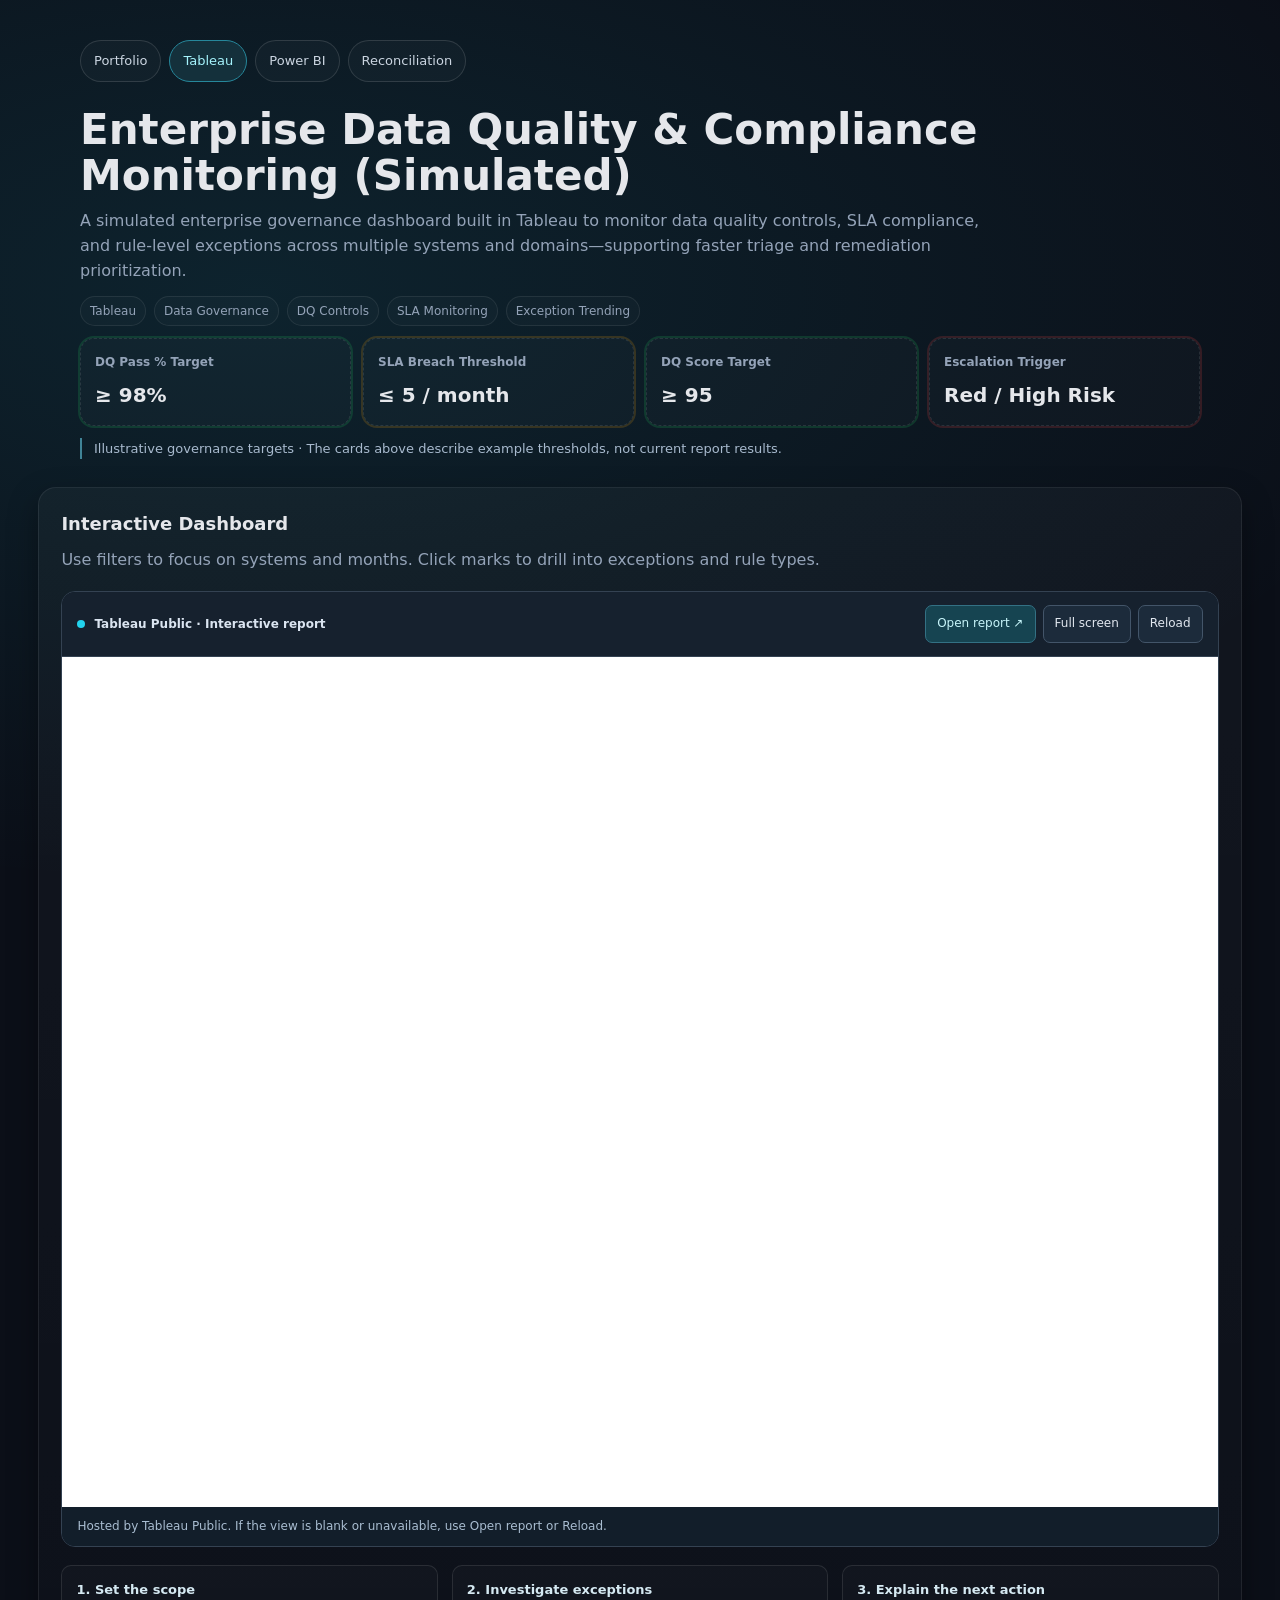
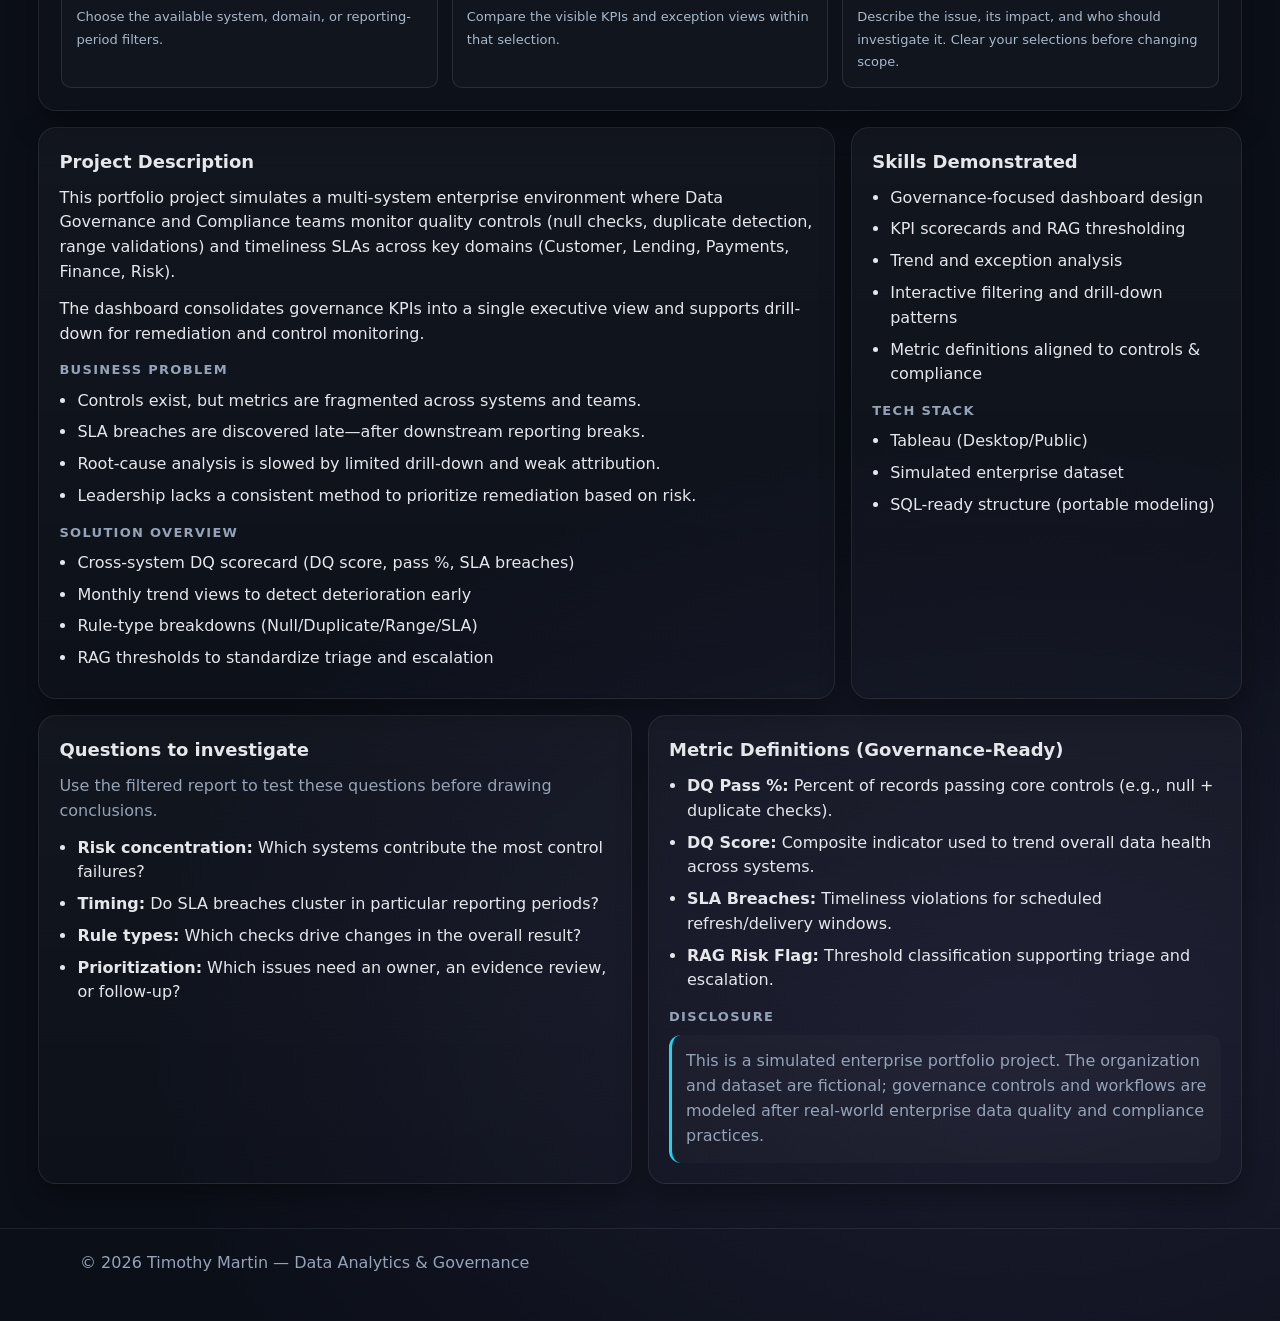
<file: tableau.html>
<!DOCTYPE html>
<html lang="en">
<head>
  <meta charset="UTF-8" />
  <meta name="viewport" content="width=device-width, initial-scale=1" />
  <title>Tableau Project | Enterprise DQ & Compliance Monitoring</title>
  <meta name="description" content="Simulated enterprise Tableau project: data quality controls and compliance monitoring dashboard." />

  <style>
    :root{
      --bg:#0b0f18;
      --panel:#111827;
      --panel2:#0f172a;
      --text:#e5e7eb;
      --muted:#94a3b8;
      --border:rgba(255,255,255,.08);
      --shadow: 0 12px 30px rgba(0,0,0,.35);
      --radius:18px;
      --accent:#22d3ee;
      --accent2:#a78bfa;
      --ok:#22c55e;
      --warn:#f59e0b;
      --bad:#ef4444;
    }
    *{ box-sizing:border-box; }
    body{
      margin:0;
      font-family: system-ui, -apple-system, Segoe UI, Roboto, Arial, sans-serif;
      background: radial-gradient(1200px 600px at 20% 10%, rgba(34,211,238,.10), transparent),
                  radial-gradient(900px 600px at 80% 90%, rgba(167,139,250,.10), transparent),
                  var(--bg);
      color:var(--text);
      line-height:1.55;
    }
    .container{ width:min(1120px, 92vw); margin:0 auto; }

    header{ padding:40px 0 16px; }
    .topnav{
      display:flex;
      justify-content:space-between;
      align-items:center;
      gap:12px;
      flex-wrap:wrap;
      margin-bottom:14px;
    }
    .link{
      color:var(--text);
      text-decoration:none;
      border:1px solid var(--border);
      padding:8px 12px;
      border-radius:999px;
      background: rgba(255,255,255,.02);
      font-size:13px;
    }
    h1{ margin:0 0 10px; font-size:clamp(26px, 4vw, 42px); line-height:1.1; }
    .subtitle{ margin:0; color:var(--muted); max-width:90ch; }

    .grid{
      display:grid;
      grid-template-columns: repeat(12, 1fr);
      gap:16px;
      padding: 12px 0 44px;
    }
    .card{
      background: linear-gradient(180deg, rgba(255,255,255,.03), rgba(255,255,255,.01));
      border:1px solid var(--border);
      border-radius: var(--radius);
      box-shadow: var(--shadow);
    }
    .card .inner{ padding:20px; }

    .span-12{ grid-column: span 12; }
    .span-8{ grid-column: span 8; }
    .span-6{ grid-column: span 6; }
    .span-4{ grid-column: span 4; }

    h2{ margin:0 0 10px; font-size:18px; }
    h3{ margin:0 0 8px; font-size:13px; color:var(--muted); font-weight:900; letter-spacing:.10em; text-transform:uppercase; }
    p{ margin:0 0 12px; }
    ul{ margin: 0; padding-left: 18px; }
    li{ margin: 7px 0; color: var(--text); }

    .chips{ display:flex; flex-wrap:wrap; gap:8px; margin-top:12px; }
    .chip{
      font-size:12px;
      color:var(--muted);
      border:1px solid var(--border);
      padding:5px 9px;
      border-radius:999px;
      background: rgba(255,255,255,.02);
    }

    .kpis{
      display:grid;
      grid-template-columns: repeat(4, 1fr);
      gap:12px;
      margin-top:12px;
    }
    .kpi{
      border:1px dashed rgba(255,255,255,.10);
      background: rgba(255,255,255,.02);
      border-radius:14px;
      padding:14px;
    }
    .kpi .label{ color:var(--muted); font-size:12px; font-weight:800; }
    .kpi .value{ margin-top:8px; font-size:20px; font-weight:900; }
    .kpi.ok{ outline: 2px solid rgba(34,197,94,.18); }
    .kpi.warn{ outline: 2px solid rgba(245,158,11,.18); }
    .kpi.bad{ outline: 2px solid rgba(239,68,68,.18); }

    .viz-holder{
      position:relative;
      width:100%;
      aspect-ratio: 16 / 9;
      overflow:hidden;
      border-radius: var(--radius);
      border:1px solid var(--border);
      background: var(--panel2);
    }
    .tableauPlaceholder,
    .tableauPlaceholder object{
      width:100%;
      height:100%;
    }

    .disclosure{
      border-left:3px solid var(--accent);
      padding-left:14px;
      color:var(--muted);
      background: rgba(255,255,255,.02);
      border-radius: 12px;
      padding: 14px;
    }

    footer{
      padding: 22px 0 46px;
      color: var(--muted);
      border-top: 1px solid var(--border);
    }

    @media (max-width: 980px){
      .span-8, .span-6, .span-4{ grid-column: span 12; }
      .kpis{ grid-template-columns: repeat(2, 1fr); }
    }
  </style>
  <link rel="stylesheet" href="assets/reports.css">
  <script src="assets/reports.js" defer></script>
</head>

<body>
  <a class="skip-link" href="#main-content">Skip to content</a>
  <header class="container">
    <nav class="portfolio-nav" aria-label="Portfolio pages">
      <a href="index2.html">Portfolio</a>
      <a href="tableau.html" aria-current="page">Tableau</a>
      <a href="powerbi.html">Power BI</a>
      <a href="ascension-reconciliation/">Reconciliation</a>
    </nav>

    <h1>Enterprise Data Quality & Compliance Monitoring (Simulated)</h1>
    <p class="subtitle">
      A simulated enterprise governance dashboard built in Tableau to monitor data quality controls, SLA compliance, and rule-level exceptions
      across multiple systems and domains—supporting faster triage and remediation prioritization.
    </p>

    <div class="chips">
      <span class="chip">Tableau</span>
      <span class="chip">Data Governance</span>
      <span class="chip">DQ Controls</span>
      <span class="chip">SLA Monitoring</span>
      <span class="chip">Exception Trending</span>
    </div>

    <div class="kpis">
      <div class="kpi ok">
        <div class="label">DQ Pass % Target</div>
        <div class="value">≥ 98%</div>
      </div>
      <div class="kpi warn">
        <div class="label">SLA Breach Threshold</div>
        <div class="value">≤ 5 / month</div>
      </div>
      <div class="kpi ok">
        <div class="label">DQ Score Target</div>
        <div class="value">≥ 95</div>
      </div>
      <div class="kpi bad">
        <div class="label">Escalation Trigger</div>
        <div class="value">Red / High Risk</div>
      </div>
    </div>
    <p class="target-note">Illustrative governance targets · The cards above describe example thresholds, not current report results.</p>
  </header>

  <main class="container" id="main-content">
    <section class="grid">

      <!-- Viz -->
      <article class="card span-12 report-card">
        <div class="inner">
          <h2>Interactive Dashboard</h2>
          <p class="muted" style="color:var(--muted);">
            Use filters to focus on systems and months. Click marks to drill into exceptions and rule types.
          </p>

          <div class="report-shell" data-report data-provider="Tableau Public">
            <div class="report-toolbar">
              <span class="report-brand"><span class="report-dot" aria-hidden="true"></span>Tableau Public · Interactive report</span>
              <div class="report-actions">
                <a href="https://public.tableau.com/views/DataQualityControlsandCompliance3/Dashboard1" target="_blank" rel="noopener noreferrer" aria-label="Open this Tableau Public report in a new tab">Open report ↗</a>
                <button type="button" data-report-fullscreen aria-pressed="false" hidden>Full screen</button>
                <button type="button" data-report-reload hidden>Reload</button>
              </div>
            </div>
            <div class="report-viewport" tabindex="0" role="region" aria-label="Tableau Public report; scroll horizontally on small screens">
              <iframe title="Data Quality and Compliance Dashboard — Tableau Public" src="https://public.tableau.com/views/DataQualityControlsandCompliance3/Dashboard1?:embed=yes&amp;:showVizHome=no&amp;:tabs=no&amp;:toolbar=bottom" loading="lazy" allow="fullscreen" allowfullscreen></iframe>
            </div>
            <p class="report-status" data-report-status role="status">Hosted by Tableau Public. If the view is blank or unavailable, use Open report or Reload.</p>
          </div>
          <p class="narrow-hint">On a phone, swipe across the report to reach all visuals, or choose Open report for a separate tab.</p>
          <div class="report-steps" aria-label="Suggested report walkthrough">
            <div class="report-step"><b>1. Set the scope</b><p>Choose the available system, domain, or reporting-period filters.</p></div>
            <div class="report-step"><b>2. Investigate exceptions</b><p>Compare the visible KPIs and exception views within that selection.</p></div>
            <div class="report-step"><b>3. Explain the next action</b><p>Describe the issue, its impact, and who should investigate it. Clear your selections before changing scope.</p></div>
          </div>
        </div>
      </article>

      <!-- Project Description -->
      <article class="card span-8">
        <div class="inner">
          <h2>Project Description</h2>
          <p>
            This portfolio project simulates a multi-system enterprise environment where Data Governance and Compliance teams monitor
            quality controls (null checks, duplicate detection, range validations) and timeliness SLAs across key domains
            (Customer, Lending, Payments, Finance, Risk).
          </p>
          <p>
            The dashboard consolidates governance KPIs into a single executive view and supports drill-down for remediation and control monitoring.
          </p>

          <h3 style="margin-top:14px;">Business problem</h3>
          <ul>
            <li>Controls exist, but metrics are fragmented across systems and teams.</li>
            <li>SLA breaches are discovered late—after downstream reporting breaks.</li>
            <li>Root-cause analysis is slowed by limited drill-down and weak attribution.</li>
            <li>Leadership lacks a consistent method to prioritize remediation based on risk.</li>
          </ul>

          <h3 style="margin-top:14px;">Solution overview</h3>
          <ul>
            <li>Cross-system DQ scorecard (DQ score, pass %, SLA breaches)</li>
            <li>Monthly trend views to detect deterioration early</li>
            <li>Rule-type breakdowns (Null/Duplicate/Range/SLA)</li>
            <li>RAG thresholds to standardize triage and escalation</li>
          </ul>
        </div>
      </article>

      <!-- Skills -->
      <aside class="card span-4">
        <div class="inner">
          <h2>Skills Demonstrated</h2>
          <ul>
            <li>Governance-focused dashboard design</li>
            <li>KPI scorecards and RAG thresholding</li>
            <li>Trend and exception analysis</li>
            <li>Interactive filtering and drill-down patterns</li>
            <li>Metric definitions aligned to controls & compliance</li>
          </ul>

          <h3 style="margin-top:14px;">Tech stack</h3>
          <ul>
            <li>Tableau (Desktop/Public)</li>
            <li>Simulated enterprise dataset</li>
            <li>SQL-ready structure (portable modeling)</li>
          </ul>
        </div>
      </aside>

      <!-- Insights -->
      <article class="card span-6">
        <div class="inner">
          <h2>Questions to investigate</h2>
          <p style="color:var(--muted);">Use the filtered report to test these questions before drawing conclusions.</p>
          <ul>
            <li><b>Risk concentration:</b> Which systems contribute the most control failures?</li>
            <li><b>Timing:</b> Do SLA breaches cluster in particular reporting periods?</li>
            <li><b>Rule types:</b> Which checks drive changes in the overall result?</li>
            <li><b>Prioritization:</b> Which issues need an owner, an evidence review, or follow-up?</li>
          </ul>
        </div>
      </article>

      <!-- Metric Definitions -->
      <article class="card span-6">
        <div class="inner">
          <h2>Metric Definitions (Governance-Ready)</h2>
          <ul>
            <li><b>DQ Pass %:</b> Percent of records passing core controls (e.g., null + duplicate checks).</li>
            <li><b>DQ Score:</b> Composite indicator used to trend overall data health across systems.</li>
            <li><b>SLA Breaches:</b> Timeliness violations for scheduled refresh/delivery windows.</li>
            <li><b>RAG Risk Flag:</b> Threshold classification supporting triage and escalation.</li>
          </ul>

          <h3 style="margin-top:14px;">Disclosure</h3>
          <div class="disclosure">
            This is a simulated enterprise portfolio project. The organization and dataset are fictional; governance controls and workflows
            are modeled after real-world enterprise data quality and compliance practices.
          </div>
        </div>
      </article>

    </section>
  </main>

  <footer>
    <div class="container">
      © <script>document.write(new Date().getFullYear())</script> Timothy Martin — Data Analytics & Governance
    </div>
  </footer>
</body>
</html>
</file>
<file: assets/reports.css>
/* Shared report presentation: the embedded workbooks keep their original data and logic. */
a{color:var(--accent,#22d3ee);text-underline-offset:3px}
a:visited{color:#b9b3ff}
a:focus-visible,button:focus-visible,[tabindex]:focus-visible{outline:3px solid #67e8f9;outline-offset:4px}
button{font:inherit}
.skip-link{position:fixed;top:8px;left:8px;z-index:1000;transform:translateY(-150%);padding:10px 16px;background:#e5e7eb;color:#0b0f18!important;border-radius:8px}
.skip-link:focus{transform:translateY(0)}
.portfolio-nav{display:flex;flex-wrap:wrap;gap:8px;align-items:center;margin:0 0 25px;padding:0}
.portfolio-nav a{display:inline-flex;align-items:center;min-height:42px;padding:8px 13px;border:1px solid rgba(255,255,255,.13);border-radius:999px;text-decoration:none;font-size:13px;color:#cbd5e1;background:rgba(255,255,255,.025)}
.portfolio-nav a:hover,.portfolio-nav a[aria-current="page"]{color:#a5f3fc;border-color:#26879b;background:#14303b}
.grid>*,.card,.inner{min-width:0}
main.container{width:min(1400px,94vw)}
.report-card{grid-column:span 12!important}
.report-card .inner{padding:22px}
.report-shell{border:1px solid #344252;border-radius:14px;background:#0d1520;overflow:hidden;margin:18px 0 10px;color:#dbe5f1}
.report-toolbar{display:flex;justify-content:space-between;gap:14px;align-items:center;flex-wrap:wrap;padding:13px 15px;background:#16212e;border-bottom:1px solid #344252}
.report-brand{display:flex;align-items:center;gap:9px;font-size:12px;font-weight:650}
.report-dot{width:8px;height:8px;border-radius:50%;background:#22d3ee}
.report-shell[data-provider="Power BI"] .report-dot{background:#e8cf67}
.report-actions{display:flex;flex-wrap:wrap;gap:7px}
.report-actions a,.report-actions button{display:inline-flex;align-items:center;justify-content:center;gap:6px;min-height:38px;padding:8px 11px;border:1px solid #435569;border-radius:7px;color:#e2e8f0;background:#1c2b3b;text-decoration:none;font-size:12px;line-height:1.3;cursor:pointer}
.report-actions a{background:#164451;border-color:#337184;color:#c7f5fa}
.report-actions button:hover,.report-actions a:hover{border-color:#67e8f9;background:#25485a}
.report-actions [hidden]{display:none!important}
.report-viewport{overflow:auto;overscroll-behavior-x:contain;background:#fff;scrollbar-color:#60788c #172431;-webkit-overflow-scrolling:touch}
.report-viewport iframe{width:100%;min-width:860px;height:760px;display:block;border:0;background:#fff}
.report-shell[data-provider="Tableau Public"] .report-viewport iframe{min-width:1200px;height:850px}
.report-status{font-size:12px;line-height:1.6;padding:10px 15px;color:#a9bdd1;background:#121e2a;margin:0!important}
.report-caption,.target-note{font-size:13px;color:#a8bace;line-height:1.65;margin:12px 0 0}
.narrow-hint{display:none;color:#c7d8e8;font-size:12px;line-height:1.6;margin:10px 0 0}
.report-shell:fullscreen{border:0;border-radius:0;padding:12px;display:flex;flex-direction:column;width:100%;height:100%;background:#0b0f18}
.report-shell:fullscreen .report-viewport{flex:1;min-height:0}
.report-shell:fullscreen iframe{height:100%}
.report-shell[data-provider="Tableau Public"]:fullscreen iframe{height:100%;min-height:850px}
.report-shell:fullscreen .report-toolbar{flex-shrink:0}
.report-shell:fullscreen .report-status{flex-shrink:0}
.report-overview{grid-column:span 12!important}
.report-overview ul{display:grid;grid-template-columns:repeat(3,minmax(0,1fr));gap:12px 25px}
.report-overview .tagrow{margin-top:16px}
.report-steps{display:grid;grid-template-columns:repeat(3,minmax(0,1fr));gap:14px;margin-top:18px}
.report-step{padding:14px;border:1px solid rgba(255,255,255,.1);border-radius:10px;background:rgba(255,255,255,.02)}
.report-step b{display:block;font-size:13px;color:#d5e9f2;margin-bottom:6px}
.report-step p{font-size:13px;line-height:1.7;color:#a7b9cc;margin:0}
.kpis{position:relative}
.target-note{border-left:2px solid #408497;padding-left:12px}
footer a{color:#67e8f9}
@media(max-width:700px){
 .container{width:92vw}
 header{padding-top:25px}
 .portfolio-nav{gap:6px;margin-bottom:22px}
 .portfolio-nav a{font-size:12px;min-height:40px;padding:7px 11px}
 .report-card .inner{padding:15px}
 .report-toolbar{padding:12px;gap:10px}
 .report-actions{width:100%;gap:6px}
 .report-actions a,.report-actions button{flex:1;font-size:11px;padding:9px 7px;min-height:40px}
 .report-viewport iframe{height:650px;min-width:860px}
 .narrow-hint{display:block}
 .report-overview ul,.report-steps{grid-template-columns:1fr}
 .report-steps{gap:9px}
 .report-status{font-size:11px}
 .kpis .value{overflow-wrap:anywhere}
}
@media(prefers-reduced-motion:reduce){*{scroll-behavior:auto!important}}
</file>
<file: ascension-reconciliation/style.css>
:root{--ink:#20383d;--muted:#728087;--teal:#177d7a;--teal-dark:#113f41;--teal-light:#e4f3ef;--line:#e4e9e9;--bg:#f5f7f7;--amber:#d1a34c;--red:#c17568;--purple:#8995b5;--radius:10px;font-family:Inter,"Segoe UI",Arial,sans-serif;font-synthesis:none;color:var(--ink);font-size:14px}
*{box-sizing:border-box}body{margin:0;background:var(--bg)}button,input,select{font:inherit}button{cursor:pointer;color:inherit}button:disabled{cursor:default;opacity:.35}button{transition:background .16s,border-color .16s,box-shadow .16s}button:focus-visible,a:focus-visible,input:focus-visible,summary:focus-visible{outline:3px solid #57a7c2;outline-offset:3px}button svg{flex-shrink:0}svg.icon{width:17px;height:17px;vertical-align:middle;fill:none;stroke:currentColor;stroke-width:1.7;stroke-linecap:round;stroke-linejoin:round}h1,h2,h3,p{margin:0}h2{font-size:15px;font-weight:650}h3{font-size:14px}button{border:0;background:none}input{min-width:0}.sidebar{position:fixed;width:230px;inset:0 auto 0 0;background:var(--teal-dark);color:#d5e2e1;padding:32px 17px 0;display:flex;flex-direction:column;z-index:10}.brand{display:flex;align-items:center;gap:12px;font-weight:700;letter-spacing:3px;font-size:21px;padding:0 8px 42px}.brand>div>span{display:block;font-size:10px;letter-spacing:.3px;font-weight:400;color:#93b6b5;margin-top:5px}.brand-mark{font-size:27px;font-weight:400;letter-spacing:-6px;border:1px solid #749b96;border-radius:11px;padding:5px 12px 8px 7px;color:#d0e8da;line-height:1}.brand-mark span{color:#b9ca80}.workspace-label{font-size:9px;letter-spacing:1.5px;color:#86aba9;padding:0 15px 16px}.nav-item{display:flex;align-items:center;width:100%;gap:12px;padding:13px 12px;text-align:left;font-size:12px;border-radius:7px;margin-bottom:7px;color:#b9cecd}.nav-item.active{background:#2d5b5b;color:#fff}.nav-item.active:before{content:'';height:19px;width:3px;background:#b6cf91;border-radius:3px;position:absolute;left:17px}.nav-item:hover{background:#295454;color:white}.nav-item b{font-size:10px;background:#315c5c;border-radius:4px;padding:3px 5px;margin-left:auto}.sidebar-note{margin:38px 13px 0;padding-top:23px;border-top:1px solid #31595b}.tiny-label{font-size:9px;letter-spacing:1.5px;font-weight:700}.sidebar-note .tiny-label{color:#87acaa}.sidebar-note p{font-size:15px;line-height:1.7;margin-top:13px;color:#d0dedd}.mini-flow{font-size:9px;margin-top:19px;white-space:nowrap;color:#a4c2be}.mini-flow span{margin:0 2px;color:#8cab79}.definitions{margin-top:auto}.profile{border-top:1px solid #31595b;display:flex;align-items:center;gap:9px;margin-top:12px;padding:22px 3px;font-size:11px}.avatar{background:#3d6460;border:1px solid #66877e;border-radius:50%;width:33px;height:33px;display:grid;place-items:center;font-size:11px;color:#e1edce}.profile>div:nth-child(2){flex:1}.profile span{display:block;font-size:8px;color:#88aba9;margin-top:5px}.profile .icon{width:12px}.app-shell{margin-left:230px}.topbar{height:66px;display:flex;align-items:center;justify-content:space-between;border-bottom:1px solid var(--line);padding:0 34px;background:#fff;font-size:11px}.breadcrumb{color:#69797e}.breadcrumb span{margin:0 13px;color:#b4c0c0}.topbar-right{display:flex;align-items:center;gap:7px;color:#708087}.sample-dot{width:5px;height:5px;background:#ab9564;border-radius:50%}.private{display:flex;gap:5px;align-items:center;border-left:1px solid var(--line);padding-left:16px;margin-left:10px;color:#4f6668}.private .icon{width:13px}main{padding:32px 34px 18px;max-width:1720px;margin:auto}.heading{display:flex;justify-content:space-between;align-items:center;gap:20px}.eyebrow{font-size:9px;font-weight:650;letter-spacing:1.6px;color:#7a8c8a;margin-bottom:10px}h1{font-size:27px;letter-spacing:-.75px;font-weight:650;line-height:1.25}.heading p{font-size:12px;color:var(--muted);margin-top:10px}.primary,.secondary{display:inline-flex;align-items:center;justify-content:center;gap:8px;padding:11px 15px;border-radius:6px;font-size:11px;font-weight:600;white-space:nowrap}.primary{background:var(--teal);color:#fff;box-shadow:0 2px 3px #124f4610}.primary:hover{background:#126765}.secondary{background:white;border:1px solid #dce4e4;padding:9px 12px}.secondary:hover{background:#f0f6f5}.primary .icon{width:14px}.report-meta{display:flex;align-items:center;justify-content:space-between;margin:24px 0 16px;font-size:10px;color:#6d7f83}.report-meta>div{display:flex;align-items:center;gap:7px}.live-dot{background:#759b75;width:6px;height:6px;border-radius:50%}.meta-divider{margin:0 6px;color:#c1cccc}.text-button{display:inline-flex;align-items:center;gap:6px;font-size:10px;color:#61777a;padding:4px 0}.text-button:hover{color:var(--teal)}.text-button .icon{width:13px}.filters{position:relative;display:flex;align-items:center;gap:12px;background:white;border:1px solid var(--line);border-radius:8px;padding:12px 15px}.filter-label{display:flex;gap:7px;align-items:center;font-size:11px;font-weight:600;padding-right:3px;color:#63787c}.filter-label .icon{width:14px}#filter-controls{display:flex;gap:8px}.filter{position:relative}.filter summary{list-style:none;display:flex;align-items:center;justify-content:space-between;gap:17px;font-size:11px;border:1px solid #e3e8e8;border-radius:5px;padding:9px 10px;min-width:110px;cursor:pointer}.filter summary::-webkit-details-marker{display:none}.filter summary .icon{width:12px}.filter[open] summary{border-color:#80afaa}.filter-options{position:absolute;top:42px;left:0;min-width:205px;z-index:15;background:white;border:1px solid var(--line);border-radius:7px;box-shadow:0 8px 25px #20383d1a;padding:8px}.filter-options label{display:flex;gap:8px;align-items:center;padding:9px;font-size:12px;border-radius:4px;white-space:nowrap}.filter-options label:hover{background:#f1f6f4}.filter-options input{accent-color:var(--teal)}.filter-options button{padding:8px;font-size:11px;color:var(--teal);width:100%;text-align:left;border-bottom:1px solid var(--line);margin-bottom:3px}.search{display:flex;gap:8px;align-items:center;margin-left:auto;border:1px solid #e3e8e8;padding:8px 9px;border-radius:5px;min-width:140px;max-width:280px;width:100%}.search .icon{width:14px;color:#8b9b9d}.search input{border:0;background:transparent;outline:0;font-size:10px;width:100%;color:var(--ink)}.search:focus-within{border-color:var(--teal)}.reset{display:flex;gap:6px;align-items:center;white-space:nowrap;font-size:10px;color:#6b7b7d;padding:6px}.reset .icon{width:13px}.active-filters{display:flex;gap:7px;align-items:center;flex-wrap:wrap;min-height:20px;font-size:10px}.active-filters:empty{min-height:19px}.chip{background:#e4efec;color:#376c63;font-size:10px;border-radius:4px;padding:4px 7px;margin-top:8px;margin-bottom:8px}.chip span{margin-left:7px}.kpis{display:grid;grid-template-columns:repeat(4,1fr);gap:15px;margin-bottom:18px}.kpi{background:#fff;border:1px solid var(--line);border-radius:var(--radius);padding:19px 19px 17px;text-align:left;position:relative;min-height:127px}.kpi:hover{border-color:#9abbaf;box-shadow:0 3px 10px #284a4410}.kpi-top{display:flex;align-items:center;justify-content:space-between;color:#6d7b80;font-size:11px}.kpi-icon{display:grid;place-items:center;width:27px;height:27px;background:#f1f5f4;border-radius:7px;color:#74908a}.kpi .value{font-size:34px;font-weight:600;letter-spacing:-1.5px;margin-top:6px;display:block;color:#233c40}.kpi .value small{font-size:22px;letter-spacing:0}.kpi-foot{font-size:10px;color:#879195;margin-top:6px;display:block}.kpi-foot b{font-weight:500;color:var(--teal)}.kpi.complete{background:#edf6f1;border-color:#d9e8df}.kpi.complete .value{color:#226f5c}.kpi.complete .kpi-icon{background:#dfeee4;color:#508b68}.kpi.exceptions .value{color:#996645}.kpi.exceptions .kpi-icon{color:#a38054;background:#f7f2e9}.panel{background:#fff;border:1px solid var(--line);border-radius:var(--radius)}.path-summary{display:flex;align-items:center;padding:19px 21px;margin-bottom:18px;gap:25px}.path-title{width:198px;flex-shrink:0}.path-title .tiny-label{color:#728680;font-size:8px}.path-title p{font-size:12px;line-height:1.5;margin-top:7px;color:#425e60}.stages{display:flex;flex:1;align-items:center;justify-content:space-between;gap:12px}.stage{display:flex;align-items:center;gap:12px;text-align:left;padding:9px;border-radius:6px;flex:1}.stage:hover{background:#f1f6f4}.stage-logo{border:1px solid #d9e6e4;width:37px;height:37px;border-radius:8px;display:grid;place-items:center;color:#6b8d84;background:#f7faf8}.stage-logo .icon{width:19px}.stage-title{font-size:11px;font-weight:600}.stage-title span{font-size:9px;margin-left:7px;font-weight:400;background:#edf4ef;color:#649074;border-radius:3px;padding:2px 4px}.stage-sub{display:block;font-size:9px;color:#879396;margin-top:4px}.flow-arrow{color:#abc4bb;font-size:20px}.charts{display:grid;grid-template-columns:1.05fr 1.18fr 1fr;gap:16px;margin-bottom:22px}.chart-panel{padding:19px 19px 17px;min-height:259px}.panel-heading{display:flex;align-items:flex-start;justify-content:space-between;gap:7px}.panel-heading h2{font-size:13px;letter-spacing:-.15px}.panel-heading p{font-size:10px;color:#899499;margin-top:6px}.panel-heading>.icon{width:15px;color:#a0b1b0}.donut-layout{display:flex;align-items:center;justify-content:center;gap:19px;padding-top:27px}.donut{width:125px;height:125px;border-radius:50%;position:relative;flex-shrink:0}.donut-hole{position:absolute;inset:16px;border-radius:50%;background:white;display:flex;align-items:center;justify-content:center;flex-direction:column}.donut-hole strong{font-size:29px;font-weight:600;letter-spacing:-1px}.donut-hole span{font-size:9px;color:#89999b;margin-top:3px}.legend{flex:1;max-width:145px}.legend button{display:flex;align-items:center;font-size:10px;width:100%;padding:7px 0;gap:7px;text-align:left}.legend button:hover{color:var(--teal)}.legend button b{margin-left:auto;font-weight:600}.swatch{width:7px;height:7px;border-radius:2px;flex-shrink:0}.chart-hint{font-size:8px;color:#a0adae;margin-top:22px;display:block}.exception-bars{padding-top:19px}.bar-button{display:block;width:100%;padding:0;text-align:left;margin-bottom:11px}.bar-label{display:flex;justify-content:space-between;font-size:10px;color:#687e82;gap:8px;margin-bottom:5px}.bar-label b{font-weight:600;color:#4e6263}.bar-track{height:6px;border-radius:3px;background:#f0f3f3;overflow:hidden}.bar-fill{height:100%;border-radius:3px;background:#a6bbae;transition:width .25s}.bar-button:hover .bar-fill{background:var(--teal)}.region-bars{padding-top:23px}.region-bars .bar-button{margin-bottom:22px}.region-bars .bar-track{height:9px;display:flex}.region-bars .bar-fill{background:#33887b;border-radius:3px 0 0 3px}.region-bars .remaining{background:#e0ebe5;height:100%}.region-legend{font-size:8px;color:#8a9899;display:flex;gap:15px;margin-top:5px}.region-legend span{display:flex;gap:5px;align-items:center}.register{overflow:hidden}.register-heading{display:flex;justify-content:space-between;align-items:center;padding:20px 21px}.register-heading h2{font-size:14px}.register-heading p{color:#849296;font-size:10px;margin-top:6px}.table-scroll{overflow:auto}table{width:100%;border-collapse:collapse;white-space:nowrap;font-size:11px}thead{background:#f7f9f8;border-block:1px solid var(--line)}th{padding:12px 13px;text-align:left;font-weight:500;font-size:9px;color:#7a8e90;letter-spacing:.1px}th:first-child,td:first-child{padding-left:22px}th button{font-size:inherit;color:inherit;padding:0;display:flex;align-items:center;gap:7px}td{border-bottom:1px solid #eef1f1;padding:13px;color:#60777b}tr.contract-row:hover{background:#f5faf7}.contract-name{display:block;font-size:11px;color:#29484a;font-weight:550;padding:0;text-align:left}.contract-id{font-size:9px;color:#8b9b9e;margin-top:5px;display:block}.region-cell{color:#6e8587}.region-cell small{display:block;font-size:9px;margin-top:4px;color:#96a2a3}.fraction{font-variant-numeric:tabular-nums;color:#52776a}.fraction span{color:#9aabaa}.badge{display:inline-flex;align-items:center;gap:5px;font-size:9px;padding:5px 7px;border-radius:4px;white-space:nowrap}.badge:before{content:'';width:4px;height:4px;background:currentColor;border-radius:50%}.badge.complete{background:#e9f3ed;color:#4d8366}.badge.in-progress{background:#f7f1e5;color:#aa8541}.badge.on-hold{background:#f5eae7;color:#ae776d}.badge.not-started{background:#edf0f4;color:#8692a4}.issue-pill{font-size:10px;color:#a97456;background:#faf1e8;border-radius:4px;padding:4px 7px;min-width:24px;text-align:center;display:inline-block}.no-issues{color:#adc0b5}.drill-button{padding:4px;color:#749990;display:flex}.drill-button .icon{width:14px}.table-footer{padding:12px 21px;display:flex;align-items:center;justify-content:space-between;font-size:9px;color:#8a999c}.pagination{display:flex;align-items:center;gap:13px}.pagination button{padding:4px;border:1px solid #e8eded;border-radius:4px}.pagination .icon{width:13px;height:13px}.empty{text-align:center;padding:45px!important;color:#7d9493;white-space:normal}.empty strong{display:block;font-size:14px;margin-bottom:10px}.page-footer{display:flex;justify-content:space-between;font-size:8px;color:#91a09f;padding:17px 0 0;gap:15px}.page-footer>span:first-child{display:flex;align-items:center;gap:6px}.yellow-square{height:8px;width:6px;background:#dbc873;border-radius:1px}.detail{position:fixed;inset:0 0 0 auto;height:100dvh;max-height:100dvh;width:700px;max-width:96vw;margin:0;padding:0;border:0;box-shadow:-15px 0 65px #173c3522;color:var(--ink);overflow-y:auto;background:#f7f9f8}.detail::backdrop,.info-dialog::backdrop{background:#12353555;backdrop-filter:blur(2px)}.detail-head{padding:26px 28px 0;background:white;border-bottom:1px solid var(--line)}.detail-topline{display:flex;justify-content:space-between;align-items:center;color:#7e9692;font-size:9px;letter-spacing:1.3px;margin-bottom:16px}.icon-button{border:1px solid #e2eae6;border-radius:6px;display:grid;place-items:center;width:28px;height:28px;background:#fff;color:#6c8780}.detail h2{font-size:23px;letter-spacing:-.6px;margin-bottom:10px}.detail-sub{display:flex;gap:12px;align-items:center;font-size:10px;color:#8a9999}.detail-tabs{display:flex;gap:25px;margin-top:26px}.detail-tabs button{padding:12px 0;font-size:11px;color:#83958f;border-bottom:2px solid transparent}.detail-tabs button.active{color:#1d7a6b;border-color:#1d7a6b}.detail-body{padding:23px 28px 35px}.detail-intro{font-size:11px;color:#69847b;line-height:1.7;padding:13px 15px;background:#eaf4ee;border:1px solid #dce9df;border-radius:6px;margin-bottom:21px}.detail-intro strong{font-weight:600}.source-cards{display:grid;grid-template-columns:1fr;gap:14px}.source-card{background:white;border:1px solid var(--line);border-radius:8px;overflow:hidden}.source-head{display:flex;align-items:center;gap:10px;padding:14px 16px;background:#fcfdfc;border-bottom:1px solid #edf1ef}.source-head .source-number{background:#e8f1eb;color:#57856e;display:grid;place-items:center;width:25px;height:25px;border-radius:50%;font-size:11px}.source-head strong{font-size:12px}.source-head small{margin-left:auto;font-size:9px;color:#8a9d96}.source-content{padding:16px;font-size:11px;line-height:1.7}.key-values{display:grid;grid-template-columns:1fr 1fr;gap:12px}.key-values dt{font-size:9px;color:#8da09a}.key-values dd{margin:3px 0 0;color:#3c5d52;font-size:11px;overflow-wrap:anywhere}.source-card dl{margin:0}.interface-picker{display:flex;gap:6px;flex-wrap:wrap;margin-bottom:14px}.interface-picker button{border:1px solid #dce7df;border-radius:5px;padding:6px 9px;font-size:10px}.interface-picker button.active{background:#e9f4ed;border-color:#87b69c;color:#367651}.detail-fields{border-top:1px solid #edf1ef;margin-top:14px;padding-top:12px;color:#7d9689;font-size:10px}.detail-fields strong{display:block;font-size:9px;margin-bottom:5px;font-weight:500}.evidence-line{font-size:10px;color:#6f877d;border-top:1px solid #edf1ef;padding-top:12px;margin-top:12px}.evidence-line span{color:#458563}.state-note{display:inline-block;padding:3px 7px;border-radius:4px;background:#f8efe5;color:#a68244;font-size:9px}.exception-card{border:1px solid #e5e9e4;border-radius:8px;background:white;padding:17px;margin-bottom:14px}.exception-card .exception-title{display:flex;align-items:center;gap:10px;margin-bottom:12px}.severity{font-size:9px;padding:4px 6px;border-radius:4px;background:#f8eee8;color:#a77152}.severity.High{background:#f5e6e2;color:#b46c5c}.severity.Low{background:#ecf0f7;color:#7988aa}.exception-card p{font-size:11px;color:#7b8f85;line-height:1.7;margin-top:10px}.exception-card h3{font-size:12px}.exception-meta{font-size:9px;color:#9aa89f;display:flex;gap:12px}.next-action{background:#f5f8f4;padding:12px;border-radius:5px;margin-top:14px;font-size:11px;line-height:1.7;color:#58725e}.next-action strong{display:block;font-size:9px;margin-bottom:4px;color:#829684;text-transform:uppercase;letter-spacing:1px}.interview-card{background:white;border:1px solid #e2e9e4;border-radius:8px;padding:20px;margin-bottom:16px}.interview-card h3{color:#5f8770;font-size:10px;text-transform:uppercase;letter-spacing:1px;margin-bottom:12px}.interview-card p,.interview-card li{font-size:12px;line-height:1.9;color:#567262}.interview-card ul{padding-left:16px}.info-dialog{border:1px solid var(--line);border-radius:14px;width:650px;max-width:92vw;padding:32px;color:var(--ink);max-height:85dvh}.modal-close{position:absolute;right:17px;top:17px}.info-dialog h2{font-size:23px;letter-spacing:-.6px;margin:8px 0 18px}.info-dialog p{font-size:12px;line-height:1.8;color:#6f8480;margin-bottom:14px}.definitions-list{margin:0}.definitions-list dt{font-size:12px;font-weight:600;margin:17px 0 7px}.definitions-list dd{margin:0;font-size:11px;line-height:1.8;color:#7a8d83}.schema-strip{display:flex;gap:10px;padding:12px;background:#f2f6f2;border-radius:7px;font-size:10px;color:#5b7b64;margin:20px 0}.coach{position:fixed;z-index:40;left:251px;bottom:25px;width:370px;background:#fff;border:1px solid #b9d0be;border-radius:12px;padding:22px;box-shadow:0 10px 50px #244e4038}.coach[hidden]{display:none}.coach>.icon-button{position:absolute;right:12px;top:12px}.coach .eyebrow{color:#69947d;margin-bottom:13px;font-size:8px}.coach h3{font-size:16px;letter-spacing:-.2px;margin-bottom:10px}.coach p{font-size:11px;line-height:1.8;color:#6c847a}.coach .talk-track{background:#f1f6f0;padding:11px;border-radius:6px;margin-top:12px;color:#577256;font-size:11px;line-height:1.8}.coach-controls{display:flex;align-items:center;justify-content:space-between;margin-top:16px}.coach-controls .primary{padding:7px 11px;font-size:10px}#coach-dots{display:flex;gap:4px}#coach-dots span{width:5px;height:5px;background:#dae5dc;border-radius:50%}#coach-dots .active{background:var(--teal)}.toast{position:fixed;bottom:20px;left:50%;transform:translateX(-50%);z-index:60;padding:12px 18px;background:#244e40;color:white;border-radius:7px;font-size:11px;opacity:0;pointer-events:none;transition:opacity .2s}.toast.show{opacity:1}.no-chart-data{font-size:11px;color:#92a29b;margin-top:20px}.view-mode-note{font-size:11px;padding:12px;background:#edf5ef;border:1px solid #dceadd;border-radius:6px;margin-bottom:15px}
@media(min-width:1600px){main{padding:36px 48px}.topbar{padding-inline:48px}.chart-panel{min-height:280px}.donut{width:140px;height:140px}.donut-layout{gap:30px}.kpi{min-height:139px}.kpi .value{font-size:39px}}
@media(max-width:1250px){.sidebar{width:200px;padding-inline:12px}.app-shell{margin-left:200px}main{padding:26px 23px}.topbar{padding-inline:23px}.heading{gap:12px}h1{font-size:24px}.filters{flex-wrap:wrap}.search{max-width:none;flex:1}.filter summary{min-width:103px}.filter-label{display:none}.path-title{width:160px}.path-summary{gap:12px;padding:15px}.stage{gap:8px;padding:6px}.stage-logo{width:30px;height:30px}.stage-title{font-size:10px}.stage-title span{display:none}.donut-layout{flex-direction:column;gap:12px;padding-top:18px}.donut{width:105px;height:105px}.legend{max-width:none;width:100%;display:grid;grid-template-columns:1fr 1fr;gap:0 15px}.legend button{font-size:9px}.chart-panel{padding:16px;min-height:290px}.charts{grid-template-columns:1fr 1.15fr 1fr;gap:13px}.chart-hint{margin-top:11px}.coach{left:218px}}
@media(max-width:980px){.sidebar{width:71px;padding:25px 9px}.brand{padding:0 4px 37px}.brand>div,.workspace-label,.nav-item span,.nav-item b,.sidebar-note,.profile,.definitions{display:none}.nav-item{justify-content:center;padding:13px 5px}.nav-item.active:before{left:9px}.brand-mark{font-size:23px;padding:6px 10px 8px 6px}.app-shell{margin-left:71px}.heading{align-items:flex-start}h1{font-size:23px}.heading .primary{font-size:10px;padding:10px}.kpis{gap:10px}.kpi{padding:15px 13px}.kpi-top{font-size:10px}.kpi-icon{width:22px;height:22px}.kpi-foot{font-size:9px}.path-title{display:none}.coach{left:88px}}
@media(max-width:720px){.sidebar{position:sticky;inset:0;height:56px;width:100%;flex-direction:row;align-items:center;padding:0 14px;justify-content:space-between}.brand{padding:0}.brand-mark{font-size:18px;letter-spacing:-4px;padding:5px 8px 6px 4px;border-radius:7px}.brand>div{display:block;font-size:13px;letter-spacing:2px}.brand>div>span{display:none}.sidebar nav{display:flex;gap:10px}.nav-item{width:auto;margin:0;padding:10px}.nav-item.active:before{display:none}.app-shell{margin:0}.topbar{height:47px;padding-inline:16px;font-size:9px}.topbar-right{gap:4px}.private{padding-left:8px;margin-left:3px}.private .icon{width:11px}main{padding:22px 16px 15px}.heading{display:block}.eyebrow{font-size:8px;letter-spacing:1px}h1{font-size:25px;max-width:400px}.heading p{font-size:11px}.heading .primary{margin-top:18px;padding:11px 14px;font-size:11px}.report-meta{margin-top:23px;font-size:8px}.report-meta .meta-divider{margin:0 1px}.report-meta>div{gap:4px}.report-meta .text-button{font-size:0}.report-meta .text-button .icon{width:15px}.filters{padding:10px;gap:8px}#filter-controls{width:100%;gap:5px}.filter{flex:1}.filter summary{min-width:0;font-size:9px;padding:9px 7px;gap:5px}.filter-options{min-width:180px}.filter:last-child .filter-options{right:0;left:auto}.search{max-width:none}.reset{font-size:9px}.kpis{grid-template-columns:1fr 1fr;gap:10px;margin-bottom:13px}.kpi{min-height:117px;padding:14px}.kpi .value{font-size:32px}.kpi-foot{font-size:9px}.path-summary{margin-bottom:13px;padding:10px 7px}.stages{gap:3px}.stage{display:block;padding:6px;flex:1}.stage-logo{display:none}.stage-title{font-size:10px}.stage-sub{font-size:8px;line-height:1.4}.flow-arrow{font-size:15px}.charts{grid-template-columns:1fr;margin-bottom:16px;gap:13px}.chart-panel{min-height:0;padding:17px}.donut-layout{flex-direction:row;gap:34px;padding-top:15px;padding-bottom:6px}.donut{width:118px;height:118px}.legend{display:block;max-width:150px}.legend button{font-size:10px}.chart-hint{margin-top:12px}.exception-bars{padding-top:20px}.bar-button{margin-bottom:13px}.region-bars{padding-top:22px}.region-bars .bar-button{margin-bottom:19px}.register-heading{padding:16px 14px;gap:10px}.register-heading h2{font-size:12px}.register-heading p{font-size:9px;line-height:1.5}.register-heading .secondary{font-size:0;padding:8px}.register-heading .secondary .icon{width:15px}.table-footer{padding:12px;font-size:8px}.page-footer{display:block;font-size:8px;line-height:1.6}.page-footer>span:last-child{display:block;margin-top:8px}.detail{width:100%;max-width:100%}.detail-head{padding:21px 18px 0}.detail h2{font-size:21px}.detail-body{padding:18px}.detail-sub{font-size:9px;gap:8px}.detail-tabs{gap:23px}.detail-tabs button{font-size:10px}.coach{left:12px;right:12px;bottom:12px;width:auto;padding:18px;max-height:40dvh;overflow:auto}.coach h3{font-size:14px}.coach p,.coach .talk-track{font-size:10px}.coach .talk-track{padding:8px;margin-top:8px}.coach-controls{margin-top:10px}.coach .eyebrow{margin-bottom:9px}.info-dialog{padding:27px 22px}.schema-strip{flex-wrap:wrap}}
@media(prefers-reduced-motion:reduce){*{transition:none!important;scroll-behavior:auto!important}}
</file>
